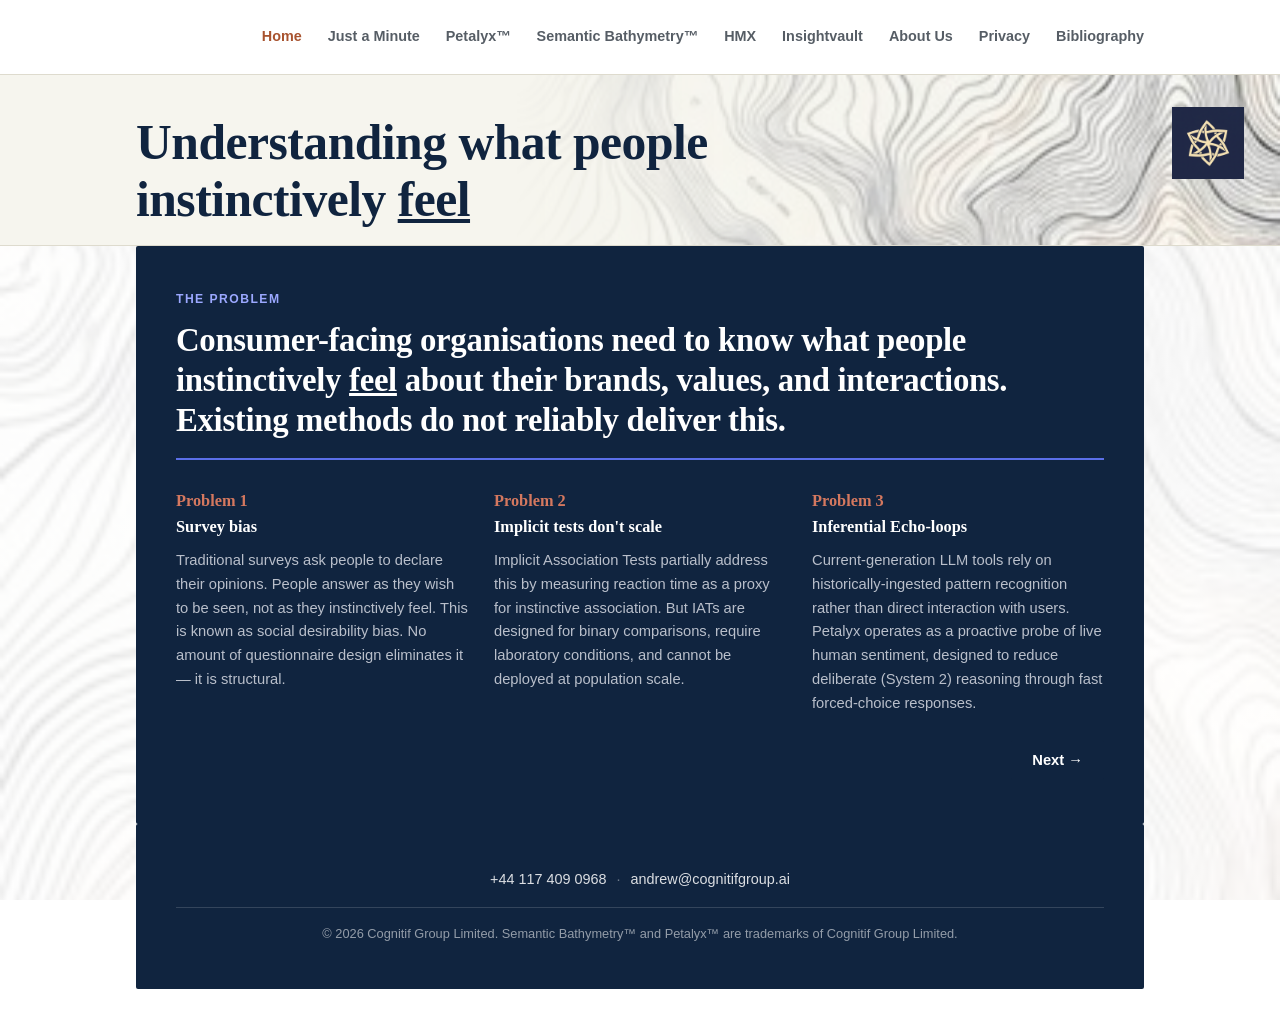
<file: index.html>
<!doctype html>
<html lang="en-GB">
<head>
<meta charset="utf-8">
<meta name="viewport" content="width=device-width, initial-scale=1">
<title>Home | Cognitif Group Limited</title>
<meta name="description" content="Cognitif Group Limited, developer of Semantic Bathymetry™ and Petalyx™.">
<link rel="icon" href="assets/img/logo.png">
<link rel="stylesheet" href="assets/css/style.css?v=35">
<style>
  .ps-stage{ position:relative; min-height: 520px; }
  .ps-slide{
    position:absolute; top:0; left:0; width:100%;
    opacity:0; pointer-events:none;
    transition: opacity 1.2s ease;
  }
  .ps-slide.is-active{ position:relative; opacity:1; pointer-events:auto; }
</style>
</head>
<body>
  <header class="site-header">
    <div class="wrap">
      <nav class="main-nav" aria-label="Primary">
        <ul>
            <li><a href="index.html" aria-current="page">Home</a></li>
            <li><a href="in-2-minutes.html">Just a Minute</a></li>
            <li><a href="petalyx.html">Petalyx™</a></li>
            <li><a href="semantic-bathymetry.html">Semantic Bathymetry™</a></li>
            <li><a href="hmx.html">HMX</a></li>
            <li><a href="insightvault.html">Insightvault</a></li>
            <li><a href="about.html">About Us</a></li>
            <li><a href="privacy.html">Privacy</a></li>
            <li><a href="bibliography.html">Bibliography</a></li>
        </ul>
      </nav>
      <button class="nav-toggle" aria-label="Open menu" aria-expanded="false">
        <svg width="24" height="24" viewBox="0 0 24 24" fill="none" stroke="currentColor" stroke-width="1.8">
          <path d="M3 6h18M3 12h18M3 18h18" stroke-linecap="round"/>
        </svg>
      </button>
    </div>
  </header>
  <section class="hero" style="padding-bottom:0;">
    <div class="hero-texture" aria-hidden="true"></div>
    <img class="hero-logo" src="assets/img/logo.png" alt="Cognitif Group Limited">
    <div class="wrap hero-inner" style="padding-bottom:0;">
      <h1 style="margin-bottom:0.35em;">Understanding what people instinctively <u>feel</u></h1>
    </div>
  </section>

  <section style="padding-top:0; padding-bottom:0;">
    <div class="wrap">
      <div class="ps-stage">
        <div class="ps-slide ps-problem is-active">
          <div class="panel-navy">
            <span class="eyebrow" style="color:var(--indigo-text);">The problem</span>
            <h2>Consumer-facing organisations need to know what people instinctively <u>feel</u> about their brands, values, and interactions. Existing methods do not reliably deliver this.</h2>
            <hr class="rule-blue">
            <div class="problem-grid">
              <div class="problem-item">
                <h4><span style="color:var(--coral);">Problem 1</span><br>Survey bias</h4>
                <p>Traditional surveys ask people to declare their opinions. People answer as they wish to be seen, not as they instinctively feel. This is known as social desirability bias. No amount of questionnaire design eliminates it &mdash; it is structural.</p>
              </div>
              <div class="problem-item">
                <h4><span style="color:var(--coral);">Problem 2</span><br>Implicit tests don't scale</h4>
                <p>Implicit Association Tests partially address this by measuring reaction time as a proxy for instinctive association. But IATs are designed for binary comparisons, require laboratory conditions, and cannot be deployed at population scale.</p>
              </div>
              <div class="problem-item">
                <h4><span style="color:var(--coral);">Problem 3</span><br>Inferential Echo-loops</h4>
                <p>Current-generation LLM tools rely on historically-ingested pattern recognition rather than direct interaction with users. Petalyx operates as a proactive probe of live human sentiment, designed to reduce deliberate (System 2) reasoning through fast forced-choice responses.</p>
              </div>
            </div>
            <div class="ps-next-row" style="text-align:right; margin-top:1.4em;"><button type="button" class="btn btn-primary ps-next" aria-label="Next: the solution" style="cursor:pointer;">Next &rarr;</button></div>
          
          </div>
        </div>

        <div class="ps-slide ps-solution">
          <div class="panel-navy">
            <span class="eyebrow" style="color:var(--mint);">The solution</span>
            <h2 class="mt-0">Cognitif Group Limited has developed Semantic Bathymetry&trade;: an anonymised-by-design data architecture that captures latent associative orientation at population scale, without recording personally-identifiable information.</h2>
            <hr class="rule-blue">
            <div class="solution-cols">
              <div>
                <div class="col-label features">Features</div>
                <ul class="dot-list features">
                  <li>Petalyx&trade; presents users with rapid word-association tasks. For each prompt word, users choose from five response words arranged radially, plus &lsquo;None of the Above&rsquo;.</li>
                  <li>Both the chosen response <u>and</u> all non-chosen options are treated as structurally informative.</li>
                  <li>Petalyx&trade; and HMX capture latent human sentiment via intuitive low-friction GUI interfaces and remove noise and semantic bias before abstracting data as a series of numerical coordinates.</li>
                  <li>All individual session data is destroyed on the user's device before any transmission. Only aggregate coordinate values are transmitted and stored.</li>
                </ul>
              </div>
              <div>
                <div class="col-label benefits">Benefits</div>
                <ul class="dot-list benefits">
                  <li>Measures genuine instinctive orientation, not declared or curated opinion.</li>
                  <li>Captures both positive affect <u>and</u> systematic aversion.</li>
                  <li>Deployable at population scale without laboratory conditions, special equipment, or trained administrators.</li>
                  <li>Signal-to-noise ratio designed to outperform raw reaction-time data and self-report instruments.</li>
                  <li>The stored dataset is designed to contain no personal data within the meaning of UK GDPR Recital 26, with no individual-level record transmitted or retained.</li>
                </ul>
              </div>
            </div>
            <div class="ps-next-row" style="text-align:right; margin-top:1.4em;"><button type="button" class="btn btn-primary ps-next" aria-label="Next: the problem" style="cursor:pointer;">Next &rarr;</button></div>
          
          </div>
        </div>
      </div>
    </div>
  </section>

  <script>
    (function () {
      var problem = document.querySelector(".ps-problem");
      var solution = document.querySelector(".ps-solution");
      var buttons = document.querySelectorAll(".ps-next");
      var INTERVAL_MS = 20000;
      var showingProblem = true;
      var timer = null;
      function render() {
        problem.classList.toggle("is-active", showingProblem);
        solution.classList.toggle("is-active", !showingProblem);
      }
      function advance() {
        showingProblem = !showingProblem;
        render();
      }
      function restart() {
        if (timer !== null) { clearInterval(timer); }
        timer = setInterval(advance, INTERVAL_MS);
      }
      Array.prototype.forEach.call(buttons, function (btn) {
        btn.addEventListener("click", function () { advance(); restart(); });
      });
      restart();
    })();
  </script>

   <footer class="site-footer" style="background:transparent; padding-top:0;">
    <div class="wrap">
      <div class="panel-navy">
        <div class="footer-contact">
          <a href="tel:+441174090968">+44 117 409 0968</a>
          <span aria-hidden="true">&middot;</span>
          <a href="mailto:andrew@cognitifgroup.ai">andrew@cognitifgroup.ai</a>
        </div>
        <div class="footer-bottom center">
          &copy; 2026 Cognitif Group Limited. Semantic Bathymetry&trade; and Petalyx&trade; are trademarks of Cognitif Group Limited.
        </div>
      </div>
    </div>
  </footer>
  <script src="assets/js/main.js"></script>
</body>
</html>
</file>
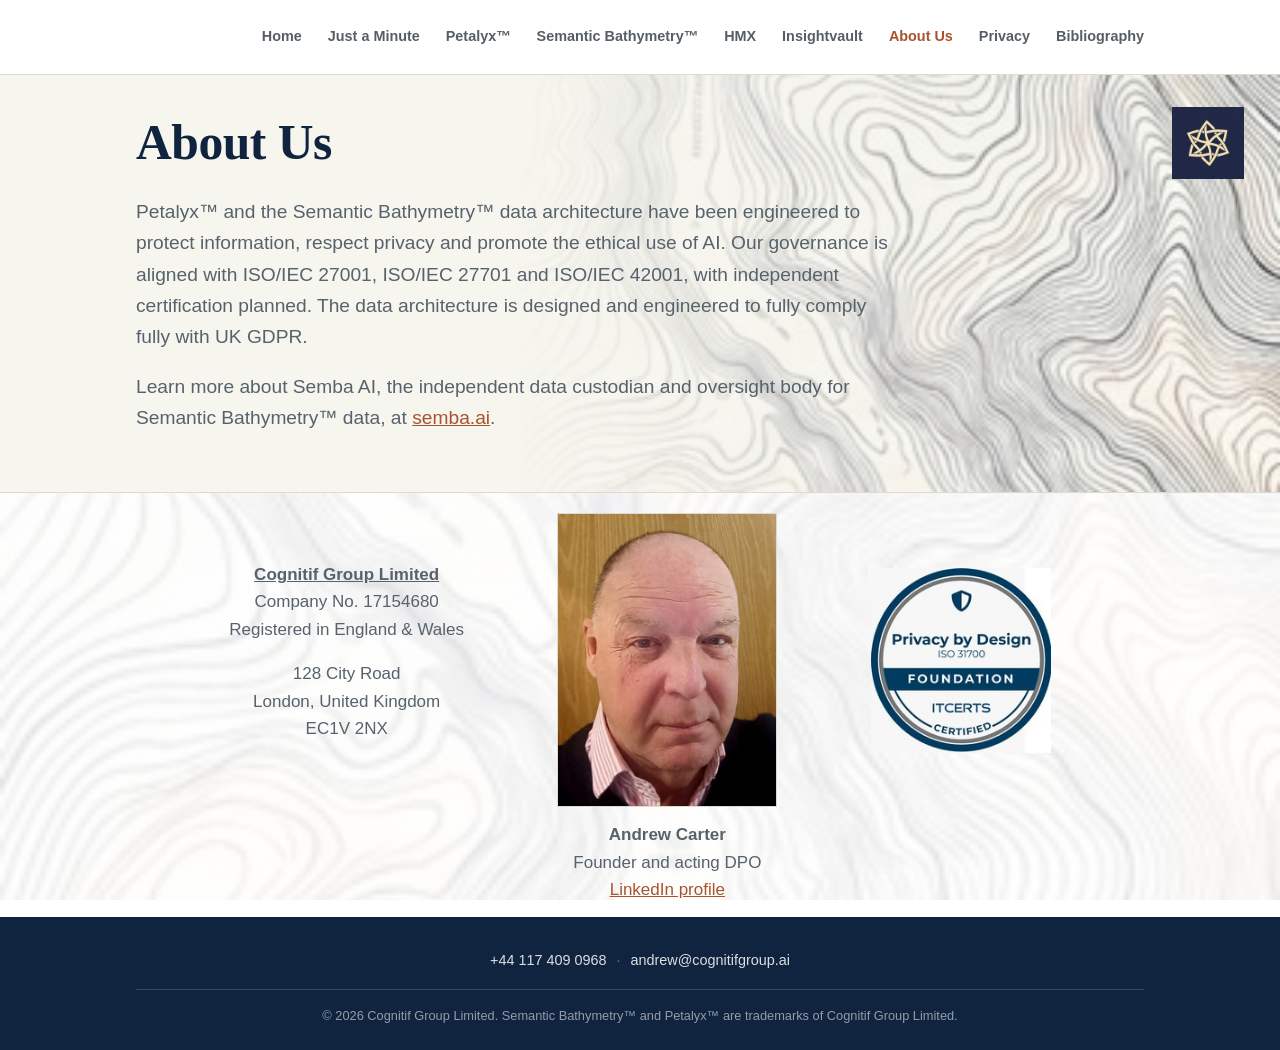
<file: about.html>
<!doctype html>
<html lang="en-GB">
<head>
<meta charset="utf-8">
<meta name="viewport" content="width=device-width, initial-scale=1">
<title>About Us | Cognitif Group Limited</title>
<meta name="description" content="About Cognitif Group Limited.">
<link rel="icon" href="assets/img/logo.png">
<link rel="stylesheet" href="assets/css/style.css?v=35">
</head>
<body>
  <header class="site-header">
    <div class="wrap">
      <nav class="main-nav" aria-label="Primary">
        <ul>
            <li><a href="index.html">Home</a></li>
            <li><a href="in-2-minutes.html">Just a Minute</a></li>
            <li><a href="petalyx.html">Petalyx™</a></li>
            <li><a href="semantic-bathymetry.html">Semantic Bathymetry™</a></li>
            <li><a href="hmx.html">HMX</a></li>
            <li><a href="insightvault.html">Insightvault</a></li>
            <li><a href="about.html" aria-current="page">About Us</a></li>
            <li><a href="privacy.html">Privacy</a></li>
            <li><a href="bibliography.html">Bibliography</a></li>
        </ul>
      </nav>
      <button class="nav-toggle" aria-label="Open menu" aria-expanded="false">
        <svg width="24" height="24" viewBox="0 0 24 24" fill="none" stroke="currentColor" stroke-width="1.8">
          <path d="M3 6h18M3 12h18M3 18h18" stroke-linecap="round"/>
        </svg>
      </button>
    </div>
  </header>
  <section class="hero hero--tight hero--no-eyebrow">
    <div class="hero-texture" aria-hidden="true"></div>
    <img class="hero-logo" src="assets/img/logo.png" alt="Cognitif Group Limited">
    <div class="wrap hero-inner">
      <h1>About Us</h1>
      <p class="lede" style="max-width:760px;">Petalyx&trade; and the Semantic Bathymetry&trade; data architecture have been engineered to protect information, respect privacy and promote the ethical use of AI. Our governance is aligned with ISO/IEC 27001, ISO/IEC 27701 and ISO/IEC 42001, with independent certification planned. The data architecture is designed and engineered to fully comply fully with UK GDPR.</p>
      <p class="lede" style="max-width:760px;">Learn more about Semba AI, the independent data custodian and oversight body for Semantic Bathymetry&trade; data, at <a href="https://semba.ai" target="_blank" rel="noopener">semba.ai</a>.</p>
    </div>
  </section>

  <section style="padding:20px 0 110px;">
    <div class="wrap">
      <div class="about-row">
        <div class="about-col center">
          <p class="slate"><strong><u>Cognitif Group Limited</u></strong><br>Company No. 17154680<br>Registered in England &amp; Wales</p>
          <p class="slate">128 City Road<br>London, United Kingdom<br>EC1V 2NX</p>
        </div>
        <div class="about-col center" style="position:relative;">
          <img src="assets/img/founder.jpg" alt="Andrew Carter, Founder and acting DPO of Cognitif Group Limited" style="max-width:220px; border:1px solid var(--line); display:block; margin:0 auto;">
          <p class="slate" style="position:absolute; left:0; right:0; top:100%; margin-top:0.8em;"><strong>Andrew Carter</strong><br>Founder and acting DPO<br><a href="https://www.linkedin.com/in/andrew-carter-ai/" target="_blank" rel="noopener">LinkedIn profile</a></p>
        </div>
        <div class="about-col center">
          <img src="assets/img/certification.jpg" alt="Privacy by Design, ISO 31700 Foundation certification, ITCERTS" style="max-width:180px; margin:0 auto;">
        </div>
      </div>
    </div>
  </section>

  <footer class="site-footer">
    <div class="wrap">
      <div class="footer-contact">
        <a href="tel:+441174090968">+44 117 409 0968</a>
        <span aria-hidden="true">&middot;</span>
        <a href="mailto:andrew@cognitifgroup.ai">andrew@cognitifgroup.ai</a>
      </div>
      <div class="footer-bottom center">
        &copy; 2026 Cognitif Group Limited. Semantic Bathymetry&trade; and Petalyx&trade; are trademarks of Cognitif Group Limited.
      </div>
    </div>
  </footer>
  <script src="assets/js/main.js"></script>
</body>
</html>
</file>
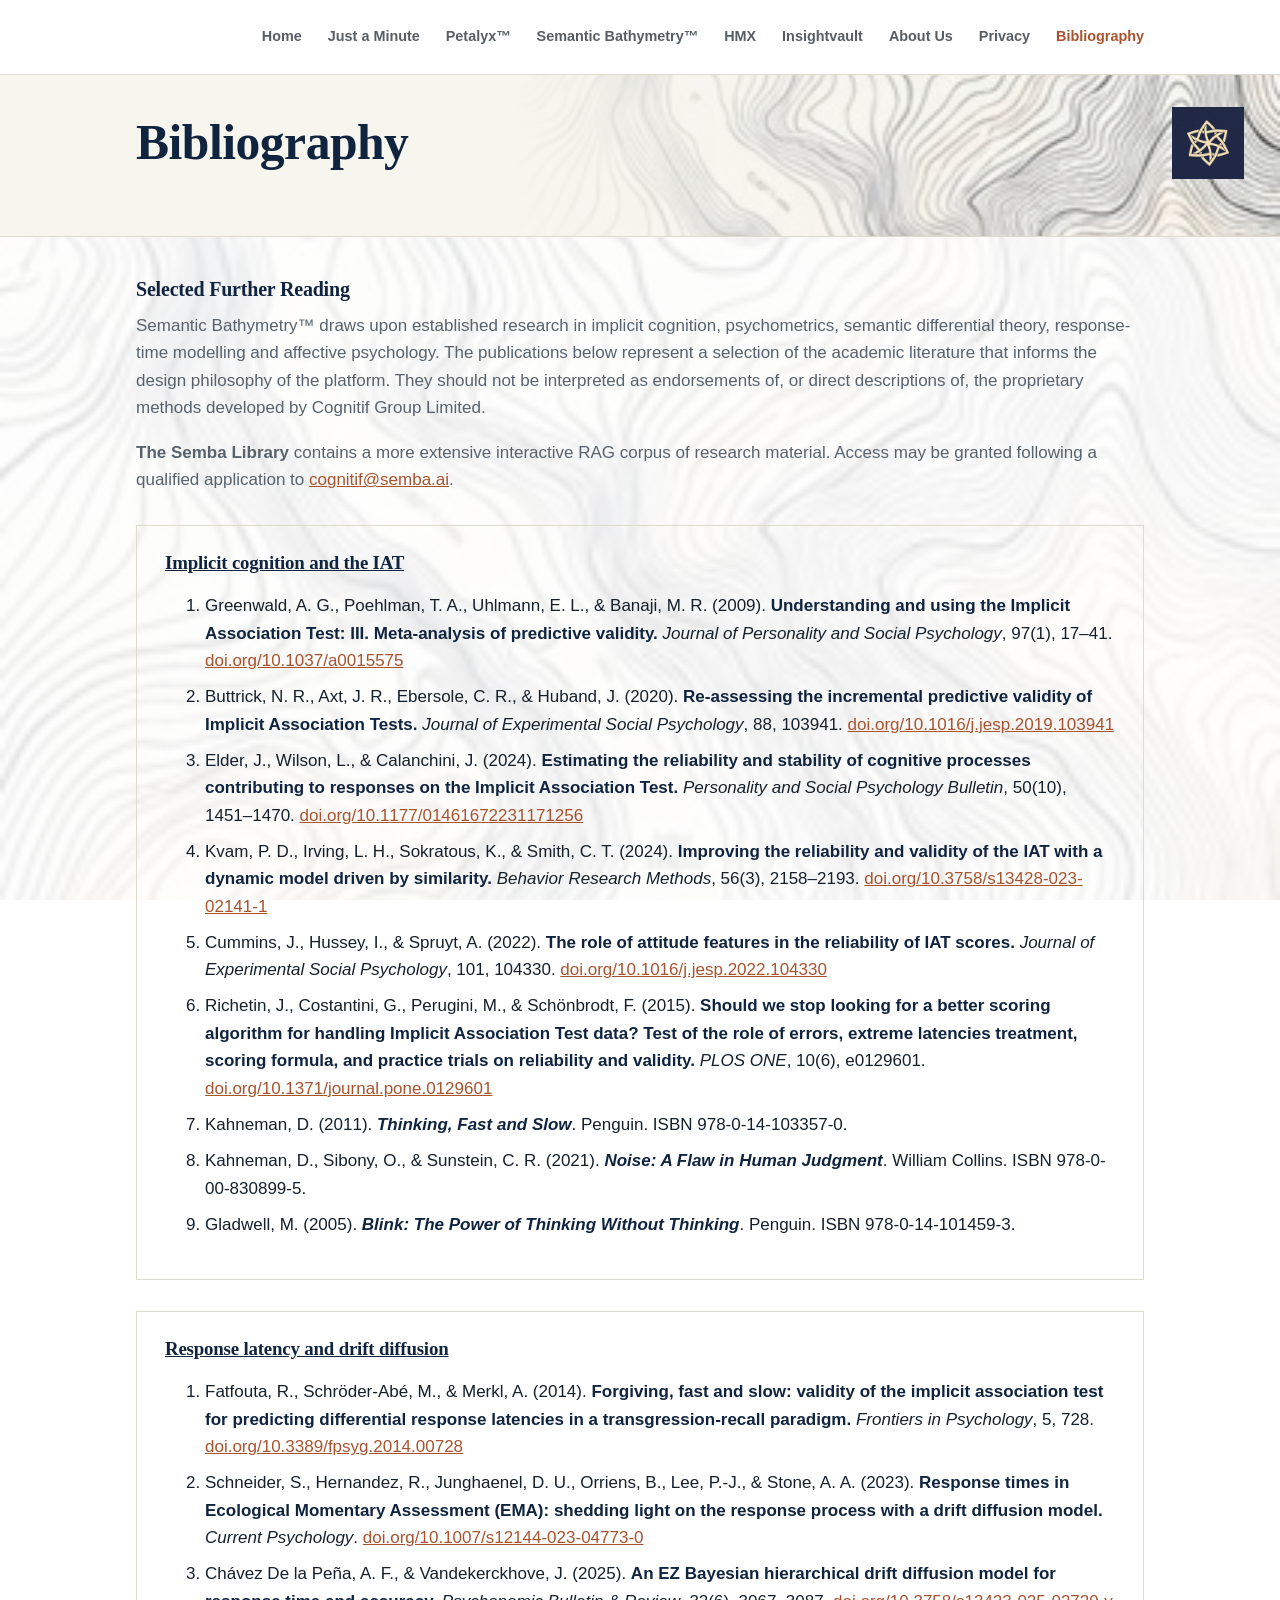
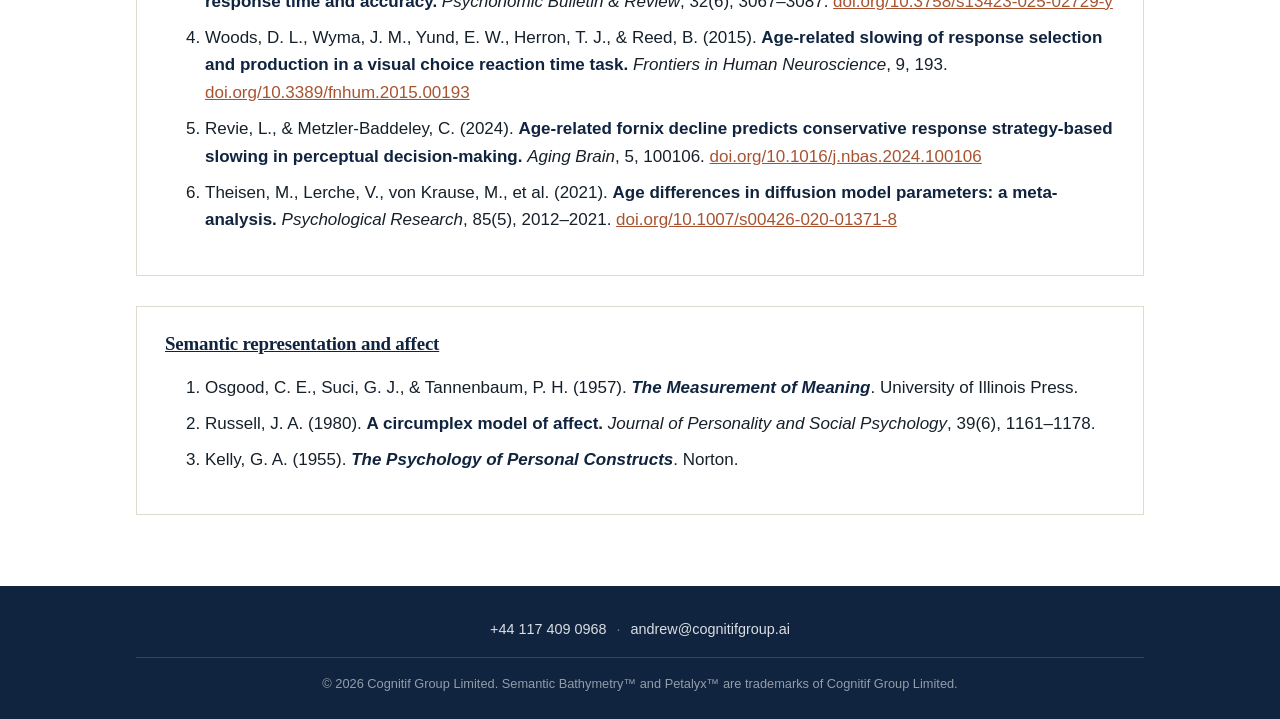
<file: bibliography.html>
<!doctype html>
<html lang="en-GB">
<head>
<meta charset="utf-8">
<meta name="viewport" content="width=device-width, initial-scale=1">
<title>Bibliography | Cognitif Group Limited</title>
<meta name="description" content="Selected further reading behind the Semantic Bathymetry™ Platform.">
<link rel="icon" href="assets/img/logo.png">
<link rel="stylesheet" href="assets/css/style.css?v=35">
</head>
<body>
  <header class="site-header">
    <div class="wrap">
      <nav class="main-nav" aria-label="Primary">
        <ul>
            <li><a href="index.html">Home</a></li>
            <li><a href="in-2-minutes.html">Just a Minute</a></li>
            <li><a href="petalyx.html">Petalyx&trade;</a></li>
            <li><a href="semantic-bathymetry.html">Semantic Bathymetry&trade;</a></li>
            <li><a href="hmx.html">HMX</a></li>
            <li><a href="insightvault.html">Insightvault</a></li>
            <li><a href="about.html">About Us</a></li>
            <li><a href="privacy.html">Privacy</a></li>
            <li><a href="bibliography.html" aria-current="page">Bibliography</a></li>
        </ul>
      </nav>
      <button class="nav-toggle" aria-label="Open menu" aria-expanded="false">
        <svg width="24" height="24" viewBox="0 0 24 24" fill="none" stroke="currentColor" stroke-width="1.8">
          <path d="M3 6h18M3 12h18M3 18h18" stroke-linecap="round"/>
        </svg>
      </button>
    </div>
  </header>
  <section class="hero hero--tight hero--no-eyebrow">
    <div class="hero-texture" aria-hidden="true"></div>
    <img class="hero-logo" src="assets/img/logo.png" alt="Cognitif Group Limited">
    <div class="wrap hero-inner">
      <h1>Bibliography</h1>
    </div>
  </section>

  <section>
    <div class="wrap legal">
      <h2>Selected Further Reading</h2>
      <p class="slate">Semantic Bathymetry&trade; draws upon established research in implicit cognition, psychometrics, semantic differential theory, response-time modelling and affective psychology. The publications below represent a selection of the academic literature that informs the design philosophy of the platform. They should not be interpreted as endorsements of, or direct descriptions of, the proprietary methods developed by Cognitif Group Limited.</p>
      <p class="slate"><strong>The Semba Library</strong> contains a more extensive interactive RAG corpus of research material. Access may be granted following a qualified application to <a href="mailto:cognitif@semba.ai">cognitif@semba.ai</a>.</p>

      <div class="bib-section">
      <h3 class="bib-heading">Implicit cognition and the IAT</h3>
      <ol>
        <li>Greenwald, A. G., Poehlman, T. A., Uhlmann, E. L., &amp; Banaji, M. R. (2009). <strong style="color:var(--navy);">Understanding and using the Implicit Association Test: III. Meta-analysis of predictive validity.</strong> <em>Journal of Personality and Social Psychology</em>, 97(1), 17&ndash;41. <a href="https://doi.org/10.1037/a0015575" target="_blank" rel="noopener">doi.org/10.1037/a0015575</a></li>
        <li>Buttrick, N. R., Axt, J. R., Ebersole, C. R., &amp; Huband, J. (2020). <strong style="color:var(--navy);">Re-assessing the incremental predictive validity of Implicit Association Tests.</strong> <em>Journal of Experimental Social Psychology</em>, 88, 103941. <a href="https://doi.org/10.1016/j.jesp.2019.103941" target="_blank" rel="noopener">doi.org/10.1016/j.jesp.2019.103941</a></li>
        <li>Elder, J., Wilson, L., &amp; Calanchini, J. (2024). <strong style="color:var(--navy);">Estimating the reliability and stability of cognitive processes contributing to responses on the Implicit Association Test.</strong> <em>Personality and Social Psychology Bulletin</em>, 50(10), 1451&ndash;1470. <a href="https://doi.org/10.1177/01461672231171256" target="_blank" rel="noopener">doi.org/10.1177/01461672231171256</a></li>
        <li>Kvam, P. D., Irving, L. H., Sokratous, K., &amp; Smith, C. T. (2024). <strong style="color:var(--navy);">Improving the reliability and validity of the IAT with a dynamic model driven by similarity.</strong> <em>Behavior Research Methods</em>, 56(3), 2158&ndash;2193. <a href="https://doi.org/10.3758/s13428-023-02141-1" target="_blank" rel="noopener">doi.org/10.3758/s13428-023-02141-1</a></li>
        <li>Cummins, J., Hussey, I., &amp; Spruyt, A. (2022). <strong style="color:var(--navy);">The role of attitude features in the reliability of IAT scores.</strong> <em>Journal of Experimental Social Psychology</em>, 101, 104330. <a href="https://doi.org/10.1016/j.jesp.2022.104330" target="_blank" rel="noopener">doi.org/10.1016/j.jesp.2022.104330</a></li>
        <li>Richetin, J., Costantini, G., Perugini, M., &amp; Sch&ouml;nbrodt, F. (2015). <strong style="color:var(--navy);">Should we stop looking for a better scoring algorithm for handling Implicit Association Test data? Test of the role of errors, extreme latencies treatment, scoring formula, and practice trials on reliability and validity.</strong> <em>PLOS ONE</em>, 10(6), e0129601. <a href="https://doi.org/10.1371/journal.pone.0129601" target="_blank" rel="noopener">doi.org/10.1371/journal.pone.0129601</a></li>
        <li>Kahneman, D. (2011). <strong style="color:var(--navy);"><em>Thinking, Fast and Slow</em></strong>. Penguin. ISBN 978-0-14-103357-0.</li>
        <li>Kahneman, D., Sibony, O., &amp; Sunstein, C. R. (2021). <strong style="color:var(--navy);"><em>Noise: A Flaw in Human Judgment</em></strong>. William Collins. ISBN 978-0-00-830899-5.</li>
        <li>Gladwell, M. (2005). <strong style="color:var(--navy);"><em>Blink: The Power of Thinking Without Thinking</em></strong>. Penguin. ISBN 978-0-14-101459-3.</li>
      </ol>
      </div>

      <div class="bib-section">
      <h3 class="bib-heading">Response latency and drift diffusion</h3>
      <ol>
        <li>Fatfouta, R., Schröder-Abé, M., &amp; Merkl, A. (2014). <strong style="color:var(--navy);">Forgiving, fast and slow: validity of the implicit association test for predicting differential response latencies in a transgression-recall paradigm.</strong> <em>Frontiers in Psychology</em>, 5, 728. <a href="https://doi.org/10.3389/fpsyg.2014.00728" target="_blank" rel="noopener">doi.org/10.3389/fpsyg.2014.00728</a></li>
        <li>Schneider, S., Hernandez, R., Junghaenel, D. U., Orriens, B., Lee, P.-J., &amp; Stone, A. A. (2023). <strong style="color:var(--navy);">Response times in Ecological Momentary Assessment (EMA): shedding light on the response process with a drift diffusion model.</strong> <em>Current Psychology</em>. <a href="https://doi.org/10.1007/s12144-023-04773-0" target="_blank" rel="noopener">doi.org/10.1007/s12144-023-04773-0</a></li>
        <li>Ch&aacute;vez De la Pe&ntilde;a, A. F., &amp; Vandekerckhove, J. (2025). <strong style="color:var(--navy);">An EZ Bayesian hierarchical drift diffusion model for response time and accuracy.</strong> <em>Psychonomic Bulletin &amp; Review</em>, 32(6), 3067&ndash;3087. <a href="https://doi.org/10.3758/s13423-025-02729-y" target="_blank" rel="noopener">doi.org/10.3758/s13423-025-02729-y</a></li>
        <li>Woods, D. L., Wyma, J. M., Yund, E. W., Herron, T. J., &amp; Reed, B. (2015). <strong style="color:var(--navy);">Age-related slowing of response selection and production in a visual choice reaction time task.</strong> <em>Frontiers in Human Neuroscience</em>, 9, 193. <a href="https://doi.org/10.3389/fnhum.2015.00193" target="_blank" rel="noopener">doi.org/10.3389/fnhum.2015.00193</a></li>
        <li>Revie, L., &amp; Metzler-Baddeley, C. (2024). <strong style="color:var(--navy);">Age-related fornix decline predicts conservative response strategy-based slowing in perceptual decision-making.</strong> <em>Aging Brain</em>, 5, 100106. <a href="https://doi.org/10.1016/j.nbas.2024.100106" target="_blank" rel="noopener">doi.org/10.1016/j.nbas.2024.100106</a></li>
        <li>Theisen, M., Lerche, V., von Krause, M., et al. (2021). <strong style="color:var(--navy);">Age differences in diffusion model parameters: a meta-analysis.</strong> <em>Psychological Research</em>, 85(5), 2012&ndash;2021. <a href="https://doi.org/10.1007/s00426-020-01371-8" target="_blank" rel="noopener">doi.org/10.1007/s00426-020-01371-8</a></li>
      </ol>
      </div>

      <div class="bib-section">
      <h3 class="bib-heading">Semantic representation and affect</h3>
      <ol>
        <li>Osgood, C. E., Suci, G. J., &amp; Tannenbaum, P. H. (1957). <strong style="color:var(--navy);"><em>The Measurement of Meaning</em></strong>. University of Illinois Press.</li>
        <li>Russell, J. A. (1980). <strong style="color:var(--navy);">A circumplex model of affect.</strong> <em>Journal of Personality and Social Psychology</em>, 39(6), 1161&ndash;1178.</li>
        <li>Kelly, G. A. (1955). <strong style="color:var(--navy);"><em>The Psychology of Personal Constructs</em></strong>. Norton.</li>
      </ol>
      </div>
    </div>
  </section>

  <footer class="site-footer">
    <div class="wrap">
      <div class="footer-contact">
        <a href="tel:+441174090968">+44 117 409 0968</a>
        <span aria-hidden="true">&middot;</span>
        <a href="mailto:andrew@cognitifgroup.ai">andrew@cognitifgroup.ai</a>
      </div>
      <div class="footer-bottom center">
        &copy; 2026 Cognitif Group Limited. Semantic Bathymetry&trade; and Petalyx&trade; are trademarks of Cognitif Group Limited.
      </div>
    </div>
  </footer>
  <script src="assets/js/main.js"></script>
</body>
</html>
</file>
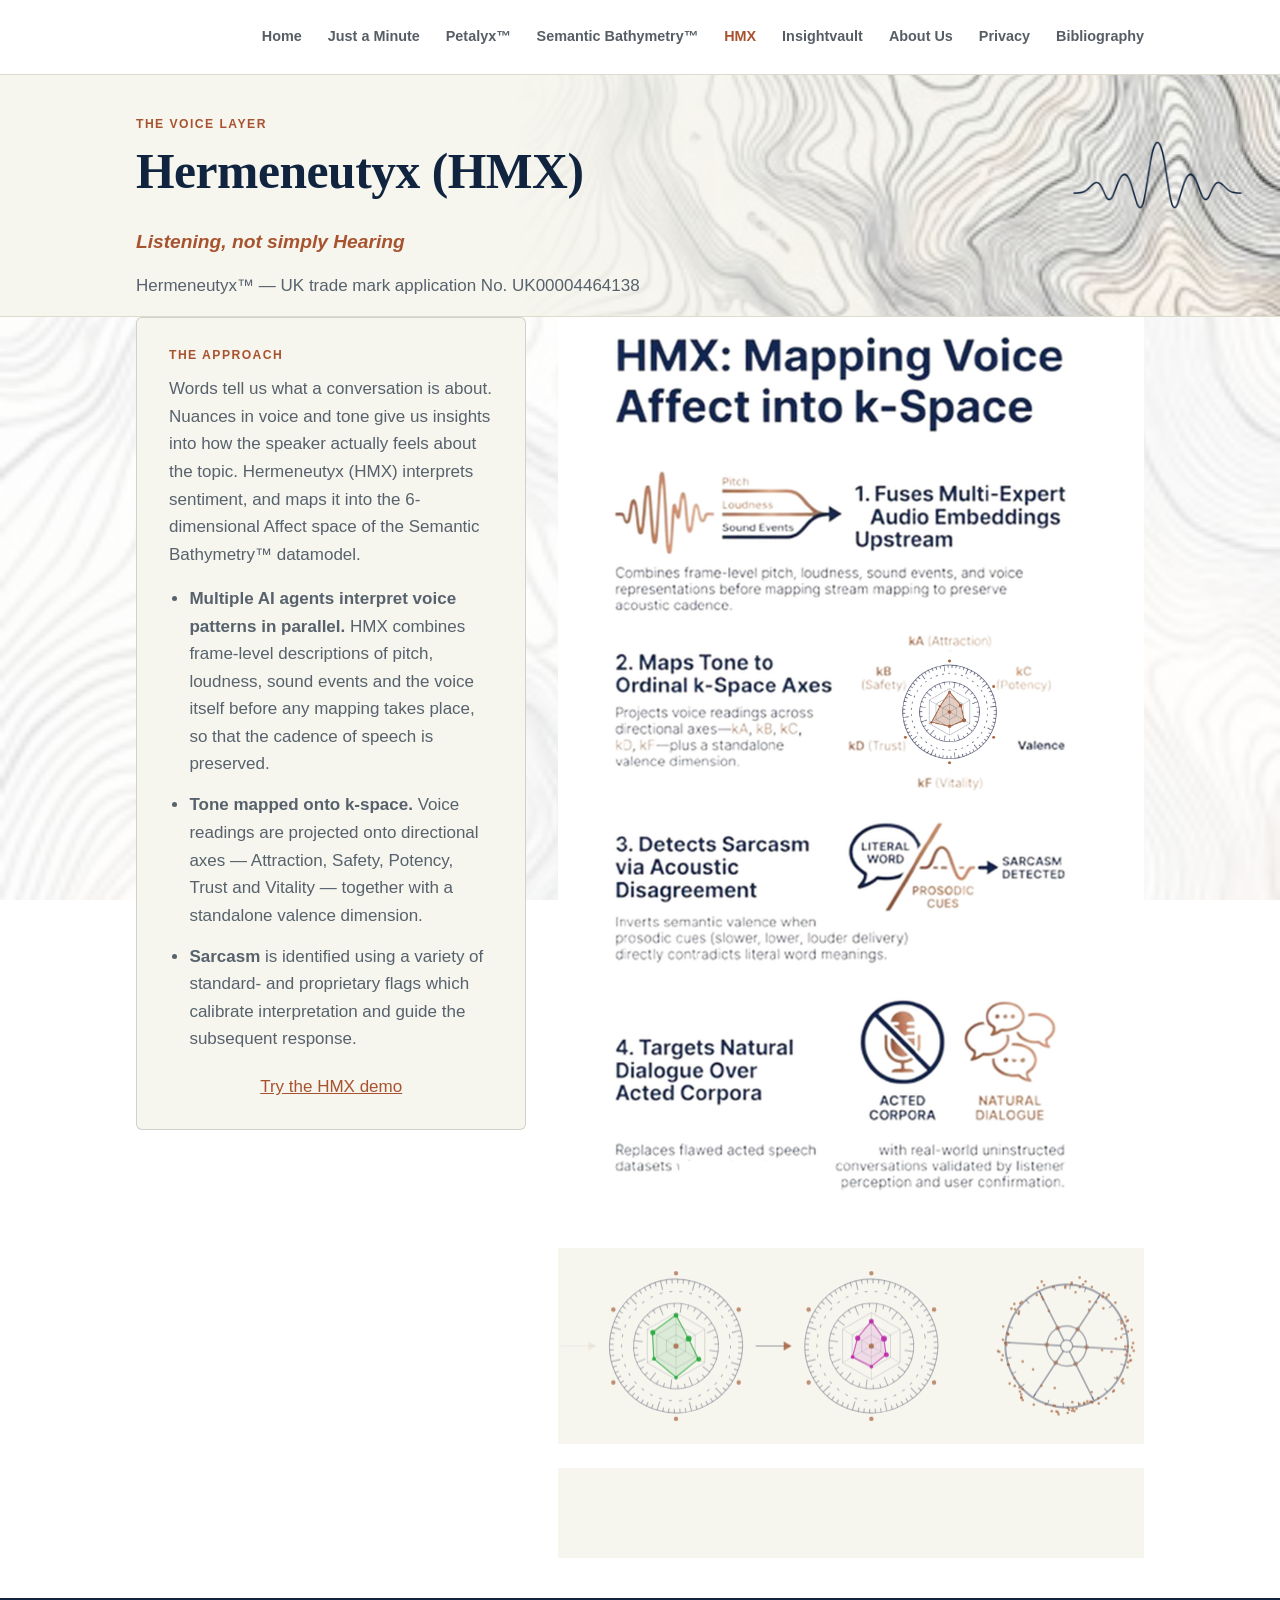
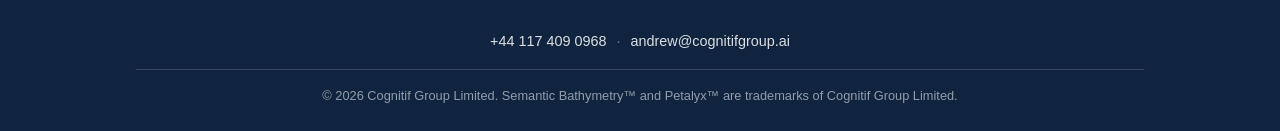
<file: hmx.html>
<!doctype html>
<!-- Originated by and the copyright intellectual property of Cognitif Group Limited. -->
<html lang="en-GB">
<head>
<meta charset="utf-8">
<meta name="viewport" content="width=device-width, initial-scale=1">
<title>Hermeneutyx (HMX) | Cognitif Group Limited</title>
<meta name="description" content="Hermeneutyx (HMX) maps the feeling carried in the human voice into k-space: reading how something is said, not only what is said.">
<link rel="icon" href="assets/img/logo.png">
<link rel="stylesheet" href="assets/css/style.css?v=35">
<style>
  .hmx-grid { display:grid; grid-template-columns:minmax(0, 2fr) minmax(0, 3fr); gap:32px; align-items:start; }
  .hmx-box { border:1px solid rgba(0,0,0,0.15); border-radius:6px; background:var(--paper); padding:28px 32px; }
  .hmx-box h2 { margin-top:0; }
  .hmx-box ul { list-style:disc; padding-left:1.2em; margin:1em 0; }
  .hmx-box li { margin-bottom:0.8em; }
  /* Right column: the infographic at the top, the pipeline diagram directly beneath it, both at full column width */
  .hmx-images { display:flex; flex-direction:column; gap:24px; }
  .hmx-images img { width:100%; height:auto; display:block; background:var(--paper); }
  /* lower right: scrolling "arrow of time" sequence of radial dials */
  .hmx-timeline { width:100%; aspect-ratio:3/1; height:auto; display:block; background:var(--paper); margin-top:auto; margin-bottom:auto; }
  /* any spare height in the right column is split equally above and below the dial
     sequence, so it sits midway between the infographic and the wave */
  .hmx-images { align-self:stretch; }
  .hmx-wave { width:100%; height:90px; display:block; background:var(--paper); }
  /* trade mark line under the sub-header: body text size, fitted into the space
     the sub-header's bottom margin already took, so the hero does not grow */
  /* sub-header in bold italic copper; one empty line before the trade mark line,
     taken from the hero's bottom padding (40px -> 20.8px) so the hero keeps its height */
  .hmx-lede { margin-bottom:0; font-weight:700; font-style:italic; color:var(--coral-deep); }
  .hmx-tm { margin:1.2rem 0 0; line-height:1.2rem; }
  section.hero.hmx-hero { padding-bottom:calc(40px - 1.2rem); }
  /* this page only: the Hermeneutyx waveform logo in place of the Cognitif Group mark,
     same height and position, width following the logo's own proportions */
  .hmx-hero .hmx-hero-logo { display:block; width:172.8px; height:72px; }
  .hmx-hero-logo img { display:block; width:100%; height:100%; }
  @media (max-width:700px){ .hmx-hero .hmx-hero-logo { width:115.2px; height:48px; } }
  /* the logo shape is used as a stencil, filled with a colour that cycles
     navy -> copper -> navy every 3 seconds; browsers without stencil support
     show the original dark-grey logo; reduced-motion visitors see it in navy */
  @supports ((mask-image:url("x.png")) or (-webkit-mask-image:url("x.png"))) {
    .hmx-hero-logo {
      background-color:var(--navy);
      -webkit-mask:url("assets/img/hmx-logo-wave_20261106a.png") center / contain no-repeat;
      mask:url("assets/img/hmx-logo-wave_20261106a.png") center / contain no-repeat;
      animation:hmxLogoCycle 3s ease-in-out infinite;
    }
    .hmx-hero-logo img { opacity:0; }
  }
  @keyframes hmxLogoCycle { 0%, 100% { background-color:var(--navy); } 50% { background-color:var(--coral-deep); } }
  @media (prefers-reduced-motion: reduce) { .hmx-hero-logo { animation:none; } }
  @media (max-width:800px) {
    .hmx-grid { grid-template-columns:minmax(0, 1fr); gap:24px; }
  }
</style>
</head>
<body>
  <header class="site-header">
    <div class="wrap">
      <nav class="main-nav" aria-label="Primary">
        <ul>
            <li><a href="index.html">Home</a></li>
            <li><a href="in-2-minutes.html">Just a Minute</a></li>
            <li><a href="petalyx.html">Petalyx™</a></li>
            <li><a href="semantic-bathymetry.html">Semantic Bathymetry™</a></li>
            <li><a href="hmx.html" aria-current="page">HMX</a></li>
            <li><a href="insightvault.html">Insightvault</a></li>
            <li><a href="about.html">About Us</a></li>
            <li><a href="privacy.html">Privacy</a></li>
            <li><a href="bibliography.html">Bibliography</a></li>
        </ul>
      </nav>
      <button class="nav-toggle" aria-label="Open menu" aria-expanded="false">
        <svg width="24" height="24" viewBox="0 0 24 24" fill="none" stroke="currentColor" stroke-width="1.8">
          <path d="M3 6h18M3 12h18M3 18h18" stroke-linecap="round"/>
        </svg>
      </button>
    </div>
  </header>
  <section class="hero hero--tight hmx-hero">
    <div class="hero-texture" aria-hidden="true"></div>
    <span class="hero-logo hmx-hero-logo" role="img" aria-label="Hermeneutyx"><img src="assets/img/hmx-logo-wave_20261106a.png" alt=""></span>
    <div class="wrap hero-inner">
      <span class="eyebrow">The voice layer</span>
      <h1>Hermeneutyx (HMX)</h1>
      <p class="lede hmx-lede">Listening, not simply Hearing</p>
      <p class="slate hmx-tm">Hermeneutyx&trade; &mdash; UK trade mark application No. UK00004464138</p>
    </div>
  </section>

  <section class="flush-top">
    <div class="wrap">
      <div class="hmx-grid">
        <div class="hmx-box">
          <span class="eyebrow">The approach</span>
          <p class="slate">Words tell us what a conversation is about. Nuances in voice and tone give us insights into how the speaker actually feels about the topic. Hermeneutyx (HMX) interprets sentiment, and maps it into the 6-dimensional Affect space of the Semantic Bathymetry&trade; datamodel.</p>
          <ul class="legal">
            <li class="slate"><strong>Multiple AI agents interpret voice patterns in parallel.</strong> HMX combines frame-level descriptions of pitch, loudness, sound events and the voice itself before any mapping takes place, so that the cadence of speech is preserved.</li>
            <li class="slate"><strong>Tone mapped onto k-space.</strong> Voice readings are projected onto directional axes &mdash; Attraction, Safety, Potency, Trust and Vitality &mdash; together with a standalone valence dimension.</li>
            <li class="slate"><strong>Sarcasm</strong> is identified using a variety of standard- and proprietary flags which calibrate interpretation and guide the subsequent response.</li>
          </ul>
          <p class="slate center" style="margin-top:1.2em; margin-bottom:0;"><a href="https://hmx.cognitifgroup.ai/" target="_blank" rel="noopener">Try the HMX demo</a></p>
        </div>

        <div class="hmx-images">
          <img src="assets/img/hmx-k-space_20261106b.png" alt="Infographic: HMX maps voice affect into k-space. It fuses pitch, loudness and sound events, maps tone onto the kA to kF axes plus valence, identifies sarcasm, and targets natural dialogue over acted corpora.">
          <canvas class="hmx-timeline" data-hmx-timeline role="img" aria-label="Animated sequence of six-axis radial diagrams linked by arrows pointing left to right: a new affective fingerprint forms on the right as time progresses, earlier ones freeze and move left, and the oldest fades away. Readings are illustrative only."></canvas>
          <canvas class="hmx-wave" data-hmx-wave role="img" aria-label="Animated illustration of an audio transmission: a navy frequency-modulated wave over a copper speech-like amplitude pattern, scrolling from right to left."></canvas>
        </div>
      </div>
    </div>
  </section>

  <footer class="site-footer">
    <div class="wrap">
      <div class="footer-contact">
        <a href="tel:+441174090968">+44 117 409 0968</a>
        <span aria-hidden="true">&middot;</span>
        <a href="mailto:andrew@cognitifgroup.ai">andrew@cognitifgroup.ai</a>
      </div>
      <div class="footer-bottom center">
        &copy; 2026 Cognitif Group Limited. Semantic Bathymetry&trade; and Petalyx&trade; are trademarks of Cognitif Group Limited.
      </div>
    </div>
  </footer>
  <script src="assets/js/main.js"></script>
  <script src="assets/js/hmx-timeline_20261106b.js"></script>
  <script src="assets/js/hmx-wave_20261106a.js"></script>
</body>
</html>
</file>
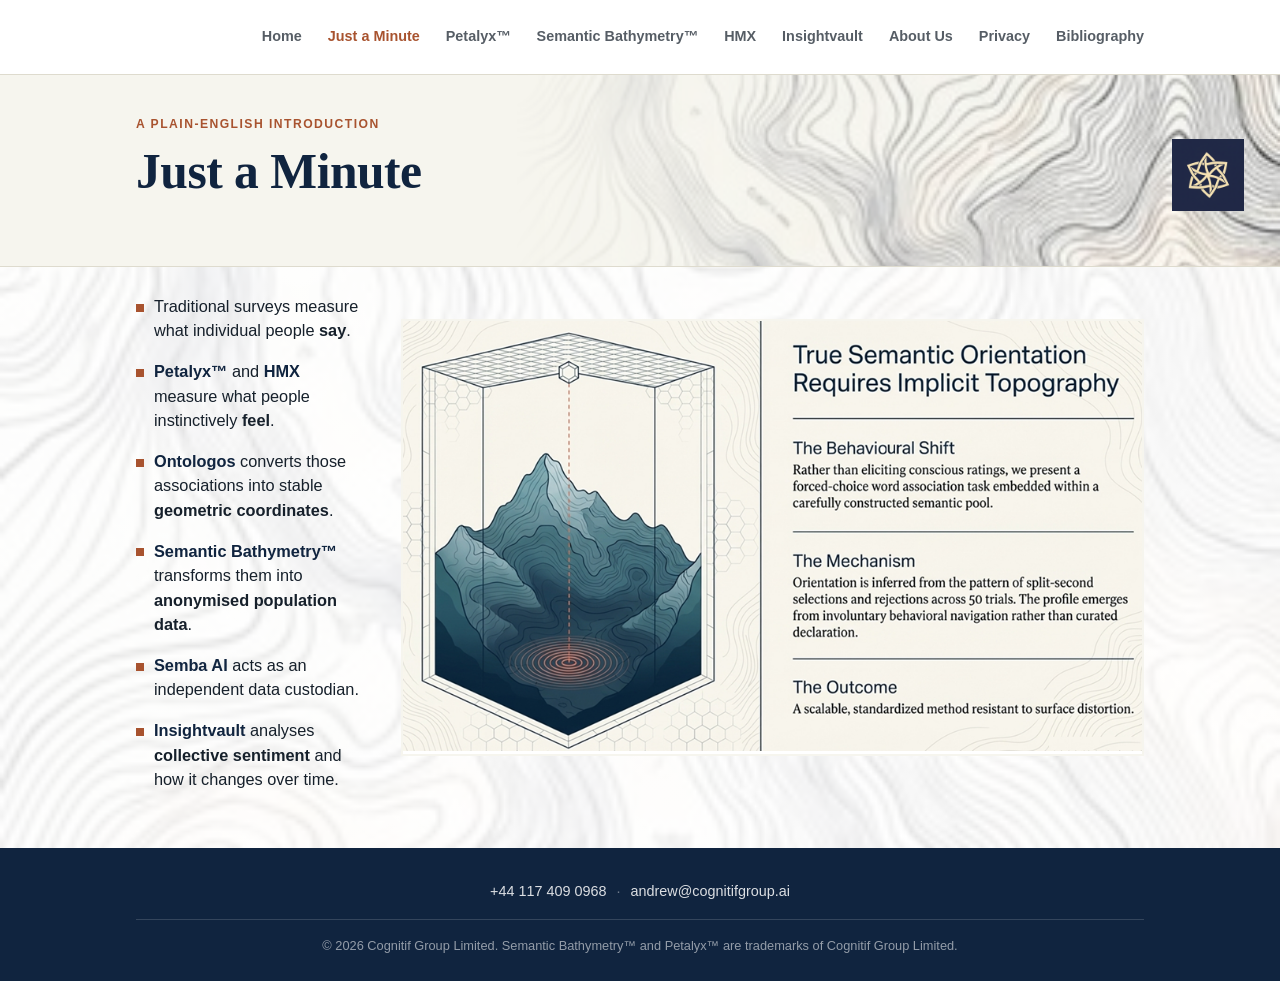
<file: in-2-minutes.html>
<!doctype html>
<html lang="en-GB">
<head>
<meta charset="utf-8">
<meta name="viewport" content="width=device-width, initial-scale=1">
<title>Just a Minute | Cognitif Group Limited</title>
<meta name="description" content="Semantic Bathymetry™ and the Petalyx™ platform, explained in a minute.">
<link rel="icon" href="assets/img/logo.png">
<link rel="stylesheet" href="assets/css/style.css?v=36">
</head>
<body>
  <header class="site-header">
    <div class="wrap">
      <nav class="main-nav" aria-label="Primary">
        <ul>
            <li><a href="index.html">Home</a></li>
            <li><a href="in-2-minutes.html" aria-current="page">Just a Minute</a></li>
            <li><a href="petalyx.html">Petalyx&trade;</a></li>
            <li><a href="semantic-bathymetry.html">Semantic Bathymetry&trade;</a></li>
            <li><a href="hmx.html">HMX</a></li>
            <li><a href="insightvault.html">Insightvault</a></li>
            <li><a href="about.html">About Us</a></li>
            <li><a href="privacy.html">Privacy</a></li>
            <li><a href="bibliography.html">Bibliography</a></li>
        </ul>
      </nav>
      <button class="nav-toggle" aria-label="Open menu" aria-expanded="false">
        <svg width="24" height="24" viewBox="0 0 24 24" fill="none" stroke="currentColor" stroke-width="1.8">
          <path d="M3 6h18M3 12h18M3 18h18" stroke-linecap="round"/>
        </svg>
      </button>
    </div>
  </header>
  <section class="hero hero--tight">
    <div class="hero-texture" aria-hidden="true"></div>
    <img class="hero-logo" src="assets/img/logo.png" alt="Cognitif Group Limited">
    <div class="wrap hero-inner">
      <span class="eyebrow">A plain-English introduction</span>
      <h1>Just a Minute</h1>
    </div>
  </section>

  <section class="flush-top">
    <div class="wrap">
      <div class="two-min-row">
        <ul class="two-min-list" style="padding-top:1.6em;">
          <li>Traditional surveys measure what individual people <strong>say</strong>.</li>
          <li><strong style="color:var(--navy);">Petalyx&trade;</strong> and <strong style="color:var(--navy);">HMX</strong> measure what people instinctively <strong>feel</strong>.</li>
          <li><strong style="color:var(--navy);">Ontologos</strong> converts those associations into stable <strong>geometric coordinates</strong>.</li>
          <li><strong style="color:var(--navy);">Semantic Bathymetry&trade;</strong> transforms them into <strong>anonymised population data</strong>.</li>
          <li><strong style="color:var(--navy);">Semba AI</strong> acts as an independent data custodian.</li>
          <li><strong style="color:var(--navy);">Insightvault</strong> analyses <strong>collective sentiment</strong> and how it changes over time.</li>
        </ul>
        <figure class="diagram two-min-figure">
          <img src="assets/img/in-2-minutes-orientation_20261028a.png" alt="Illustration titled 'True Semantic Orientation Requires Implicit Topography', showing a mountain inside a glass case beside three captions: The Behavioural Shift, The Mechanism and The Outcome.">
        </figure>
      </div>
    </div>
  </section>

  <footer class="site-footer">
    <div class="wrap">
      <div class="footer-contact">
        <a href="tel:+441174090968">+44 117 409 0968</a>
        <span aria-hidden="true">&middot;</span>
        <a href="mailto:andrew@cognitifgroup.ai">andrew@cognitifgroup.ai</a>
      </div>
      <div class="footer-bottom center">
        &copy; 2026 Cognitif Group Limited. Semantic Bathymetry&trade; and Petalyx&trade; are trademarks of Cognitif Group Limited.
      </div>
    </div>
  </footer>
  <script src="assets/js/main.js"></script>
</body>
</html>
</file>
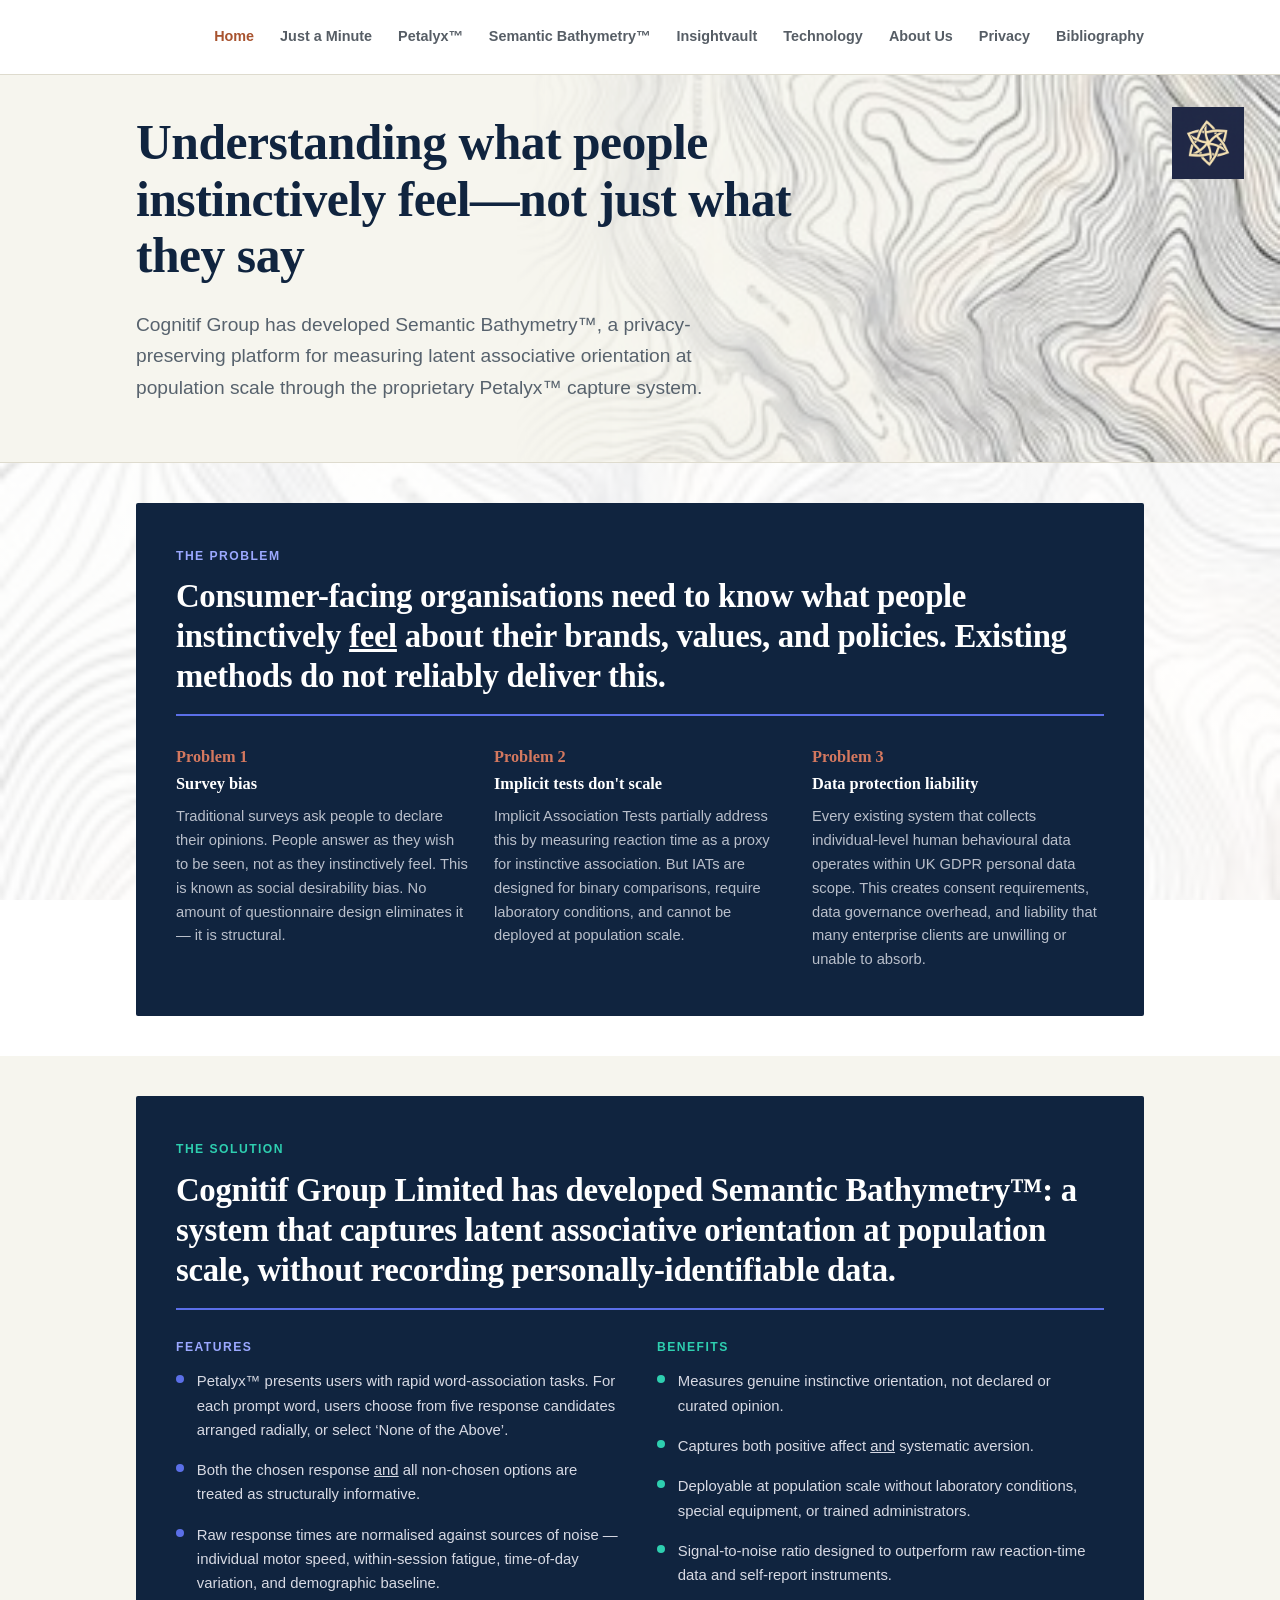
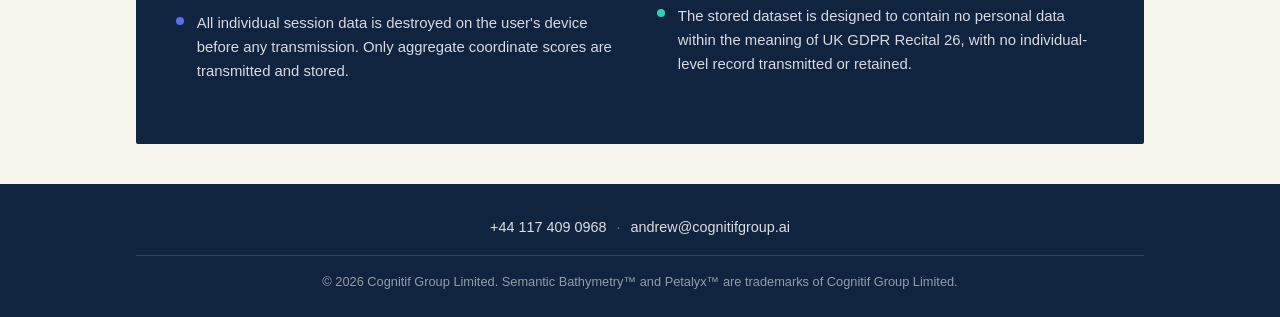
<file: indexa.html>
<!doctype html>
<html lang="en-GB">
<head>
<meta charset="utf-8">
<meta name="viewport" content="width=device-width, initial-scale=1">
<title>Home | Cognitif Group Limited</title>
<meta name="description" content="Cognitif Group Limited, developer of Semantic Bathymetry™ and Petalyx™.">
<link rel="icon" href="assets/img/logo.png">
<link rel="stylesheet" href="assets/css/style.css?v=35">
</head>
<body>
  <header class="site-header">
    <div class="wrap">
      <nav class="main-nav" aria-label="Primary">
        <ul>
            <li><a href="index.html" aria-current="page">Home</a></li>
            <li><a href="in-2-minutes.html">Just a Minute</a></li>
            <li><a href="petalyx.html">Petalyx™</a></li>
            <li><a href="semantic-bathymetry.html">Semantic Bathymetry™</a></li>
            <li><a href="insightvault.html">Insightvault</a></li>
            <li><a href="architecture.html">Technology</a></li>
            <li><a href="about.html">About Us</a></li>
            <li><a href="privacy.html">Privacy</a></li>
            <li><a href="bibliography.html">Bibliography</a></li>
        </ul>
      </nav>
      <button class="nav-toggle" aria-label="Open menu" aria-expanded="false">
        <svg width="24" height="24" viewBox="0 0 24 24" fill="none" stroke="currentColor" stroke-width="1.8">
          <path d="M3 6h18M3 12h18M3 18h18" stroke-linecap="round"/>
        </svg>
      </button>
    </div>
  </header>
  <section class="hero">
    <div class="hero-texture" aria-hidden="true"></div>
    <img class="hero-logo" src="assets/img/logo.png" alt="Cognitif Group Limited">
    <div class="wrap hero-inner">
      <h1>Understanding what people instinctively feel&mdash;not just what they say</h1>
      <p class="lede">Cognitif Group has developed Semantic Bathymetry&trade;, a privacy-preserving platform for measuring latent associative orientation at population scale through the proprietary Petalyx&trade; capture system.</p>
    </div>
  </section>

  <section>
    <div class="wrap">
      <div class="panel-navy">
        <span class="eyebrow" style="color:var(--indigo-text);">The problem</span>
        <h2>Consumer-facing organisations need to know what people instinctively <u>feel</u> about their brands, values, and policies. Existing methods do not reliably deliver this.</h2>
        <hr class="rule-blue">
        <div class="problem-grid">
          <div class="problem-item">
            <h4><span style="color:var(--coral);">Problem 1</span><br>Survey bias</h4>
            <p>Traditional surveys ask people to declare their opinions. People answer as they wish to be seen, not as they instinctively feel. This is known as social desirability bias. No amount of questionnaire design eliminates it &mdash; it is structural.</p>
          </div>
          <div class="problem-item">
            <h4><span style="color:var(--coral);">Problem 2</span><br>Implicit tests don't scale</h4>
            <p>Implicit Association Tests partially address this by measuring reaction time as a proxy for instinctive association. But IATs are designed for binary comparisons, require laboratory conditions, and cannot be deployed at population scale.</p>
          </div>
          <div class="problem-item">
            <h4><span style="color:var(--coral);">Problem 3</span><br>Data protection liability</h4>
            <p>Every existing system that collects individual-level human behavioural data operates within UK GDPR personal data scope. This creates consent requirements, data governance overhead, and liability that many enterprise clients are unwilling or unable to absorb.</p>
          </div>
        </div>
      </div>
    </div>
  </section>

  <section class="section-alt">
    <div class="wrap">
      <div class="panel-navy">
        <span class="eyebrow" style="color:var(--mint);">The solution</span>
        <h2 class="mt-0">Cognitif Group Limited has developed Semantic Bathymetry&trade;: a system that captures latent associative orientation at population scale, without recording personally-identifiable data.</h2>
        <hr class="rule-blue">
        <div class="solution-cols">
          <div>
            <div class="col-label features">Features</div>
            <ul class="dot-list features">
              <li>Petalyx&trade; presents users with rapid word-association tasks. For each prompt word, users choose from five response candidates arranged radially, or select &lsquo;None of the Above&rsquo;.</li>
              <li>Both the chosen response <u>and</u> all non-chosen options are treated as structurally informative.</li>
              <li>Raw response times are normalised against sources of noise &mdash; individual motor speed, within-session fatigue, time-of-day variation, and demographic baseline.</li>
              <li>All individual session data is destroyed on the user's device before any transmission. Only aggregate coordinate scores are transmitted and stored.</li>
            </ul>
          </div>
          <div>
            <div class="col-label benefits">Benefits</div>
            <ul class="dot-list benefits">
              <li>Measures genuine instinctive orientation, not declared or curated opinion.</li>
              <li>Captures both positive affect <u>and</u> systematic aversion.</li>
              <li>Deployable at population scale without laboratory conditions, special equipment, or trained administrators.</li>
              <li>Signal-to-noise ratio designed to outperform raw reaction-time data and self-report instruments.</li>
              <li>The stored dataset is designed to contain no personal data within the meaning of UK GDPR Recital 26, with no individual-level record transmitted or retained.</li>
            </ul>
          </div>
        </div>
      </div>
    </div>
  </section>

  <footer class="site-footer">
    <div class="wrap">
      <div class="footer-contact">
        <a href="tel:+441174090968">+44 117 409 0968</a>
        <span aria-hidden="true">&middot;</span>
        <a href="mailto:andrew@cognitifgroup.ai">andrew@cognitifgroup.ai</a>
      </div>
      <div class="footer-bottom center">
        &copy; 2026 Cognitif Group Limited. Semantic Bathymetry&trade; and Petalyx&trade; are trademarks of Cognitif Group Limited.
      </div>
    </div>
  </footer>
  <script src="assets/js/main.js"></script>
</body>
</html>
</file>
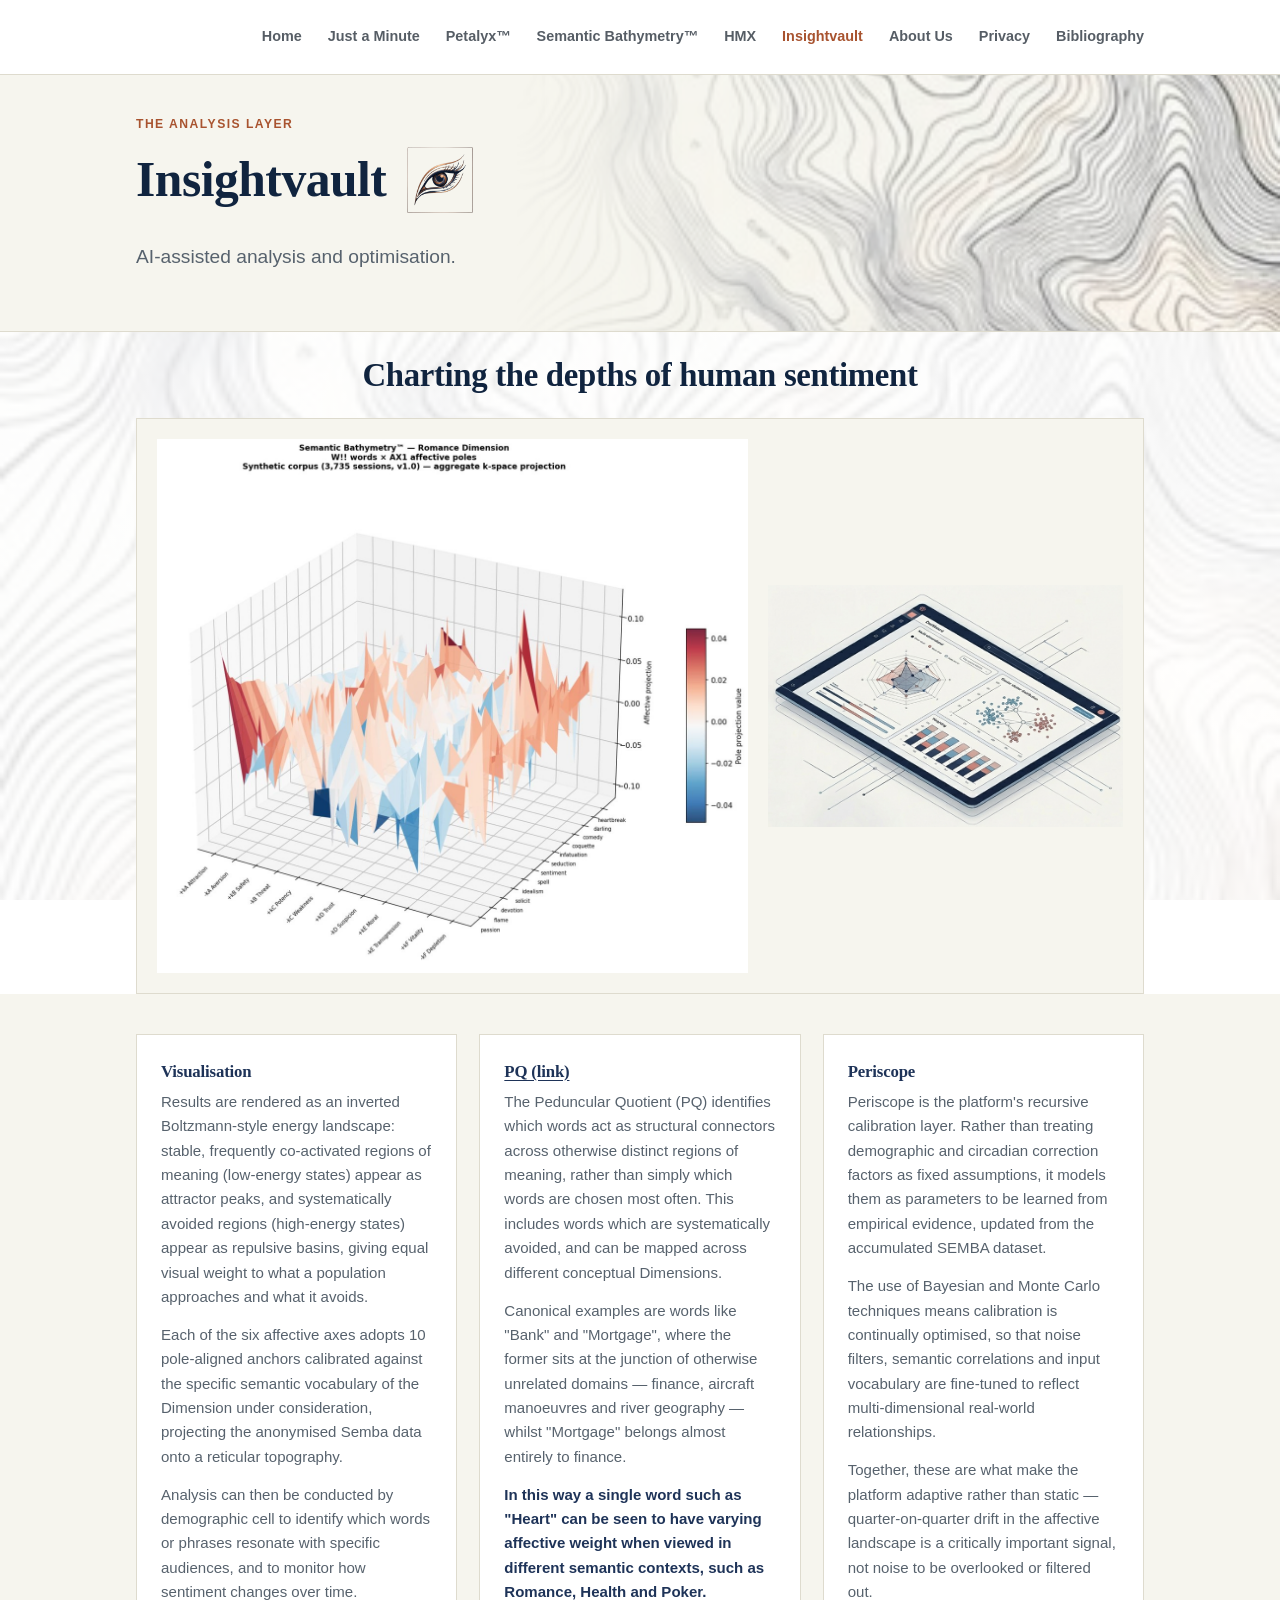
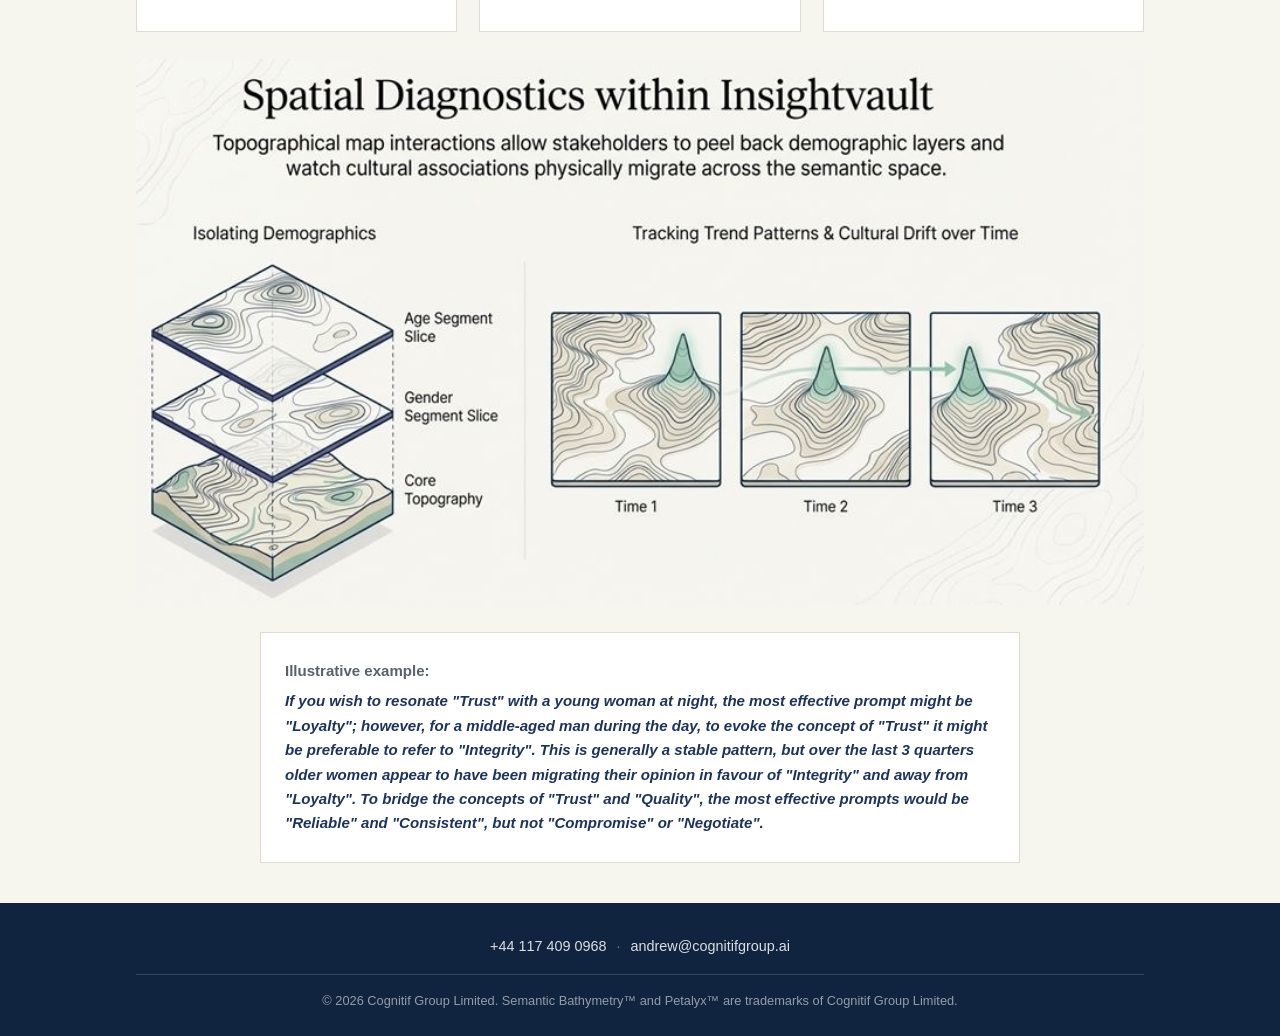
<file: insightvault.html>
<!doctype html>
<html lang="en-GB">
<head>
<meta charset="utf-8">
<meta name="viewport" content="width=device-width, initial-scale=1">
<title>Insightvault | Cognitif Group Limited</title>
<meta name="description" content="Insightvault, the AI-assisted analysis and optimisation layer of the Semantic Bathymetry™ Platform.">
<link rel="icon" href="assets/img/logo.png">
<link rel="stylesheet" href="assets/css/style.css?v=35">
<style>
  .iv-pair{ display:flex; gap:20px; align-items:center; justify-content:center; }
  .iv-pair img{ flex:0 0 auto; height:auto; display:block; }
  /* right image 25% smaller than before; left image takes the space freed up */
  .iv-pair img:first-child{ width:calc(62.5% - 12.5px); }
  .iv-pair img:last-child{ width:calc(37.5% - 7.5px); }
  @media (max-width:700px){ .iv-pair{ flex-direction:column; } .iv-pair img:first-child, .iv-pair img:last-child{ width:100%; } }
  /* 8 Nov 2026: the three card headings in dark navy (Insightvault navy); the PQ heading links to the Stability (PQ) page */
  .iv-card-title, .iv-card-title a{ color:#1E3358; }
  .iv-card-title a{ text-decoration:underline; text-underline-offset:3px; }
  /* 8 Nov 2026, 11:25: the INSV logo beside the page title (moved from the navigation bar), at the title's height */
  .iv-title{ display:flex; align-items:center; gap:18px; }
  .iv-title img{ height:72px; width:72px; flex:0 0 auto; }
  @media (max-width:700px){ .iv-title img{ height:48px; width:48px; } }
  /* 8 Nov 2026, 11:27: two passages in bold navy instead of grey */
  .card p.iv-emph, p.iv-emph{ color:#1E3358; font-weight:700; }
</style>
<meta name="copyright" content="Originated by and the copyright intellectual property of Cognitif Group Limited.">
</head>
<body>
  <header class="site-header">
    <div class="wrap">
      <nav class="main-nav" aria-label="Primary">
        <ul>
            <li><a href="index.html">Home</a></li>
            <li><a href="in-2-minutes.html">Just a Minute</a></li>
            <li><a href="petalyx.html">Petalyx&trade;</a></li>
            <li><a href="semantic-bathymetry.html">Semantic Bathymetry&trade;</a></li>
            <li><a href="hmx.html">HMX</a></li>
            <li><a href="insightvault.html" aria-current="page">Insightvault</a></li>
            <li><a href="about.html">About Us</a></li>
            <li><a href="privacy.html">Privacy</a></li>
            <li><a href="bibliography.html">Bibliography</a></li>
        </ul>
      </nav>
      <button class="nav-toggle" aria-label="Open menu" aria-expanded="false">
        <svg width="24" height="24" viewBox="0 0 24 24" fill="none" stroke="currentColor" stroke-width="1.8">
          <path d="M3 6h18M3 12h18M3 18h18" stroke-linecap="round"/>
        </svg>
      </button>
    </div>
  </header>
  <section class="hero hero--tight">
    <div class="hero-texture" aria-hidden="true"></div>
    <div class="wrap hero-inner">
      <span class="eyebrow">The analysis layer</span>
      <h1 class="iv-title">Insightvault<img src="assets/img/insv-logo_20261108a.png" alt="" aria-hidden="true"></h1>
      <p class="lede">AI-assisted analysis and optimisation.</p>
    </div>
  </section>

  <section class="flush-top">
    <div class="wrap">
      <div style="min-height:86px; display:flex; align-items:center; justify-content:center;"><h2 class="center" style="margin:0;">Charting the depths of human sentiment</h2></div>
      <figure class="diagram" style="margin-top:0; margin-bottom:-40px;">
               <div class="iv-pair">
        <img src="assets/img/insightvault-surface.jpg" alt="Three-dimensional k-space surface plot of the Romance Dimension, showing affective projection across word coordinates and affective poles.">
        <img src="assets/img/insightvault-tablet_20261028a.png" alt="Illustration of an Insightvault dashboard on a tablet, showing a radar chart, a cluster distribution plot and a bar chart of weightings.">
      </div>
      </figure>
    </div>
  </section>

  <section class="section-alt">
    <div class="wrap">
      <div class="grid grid-3">
        <div class="card">
          <h3 class="iv-card-title">Visualisation</h3>
          <p>Results are rendered as an inverted Boltzmann-style energy landscape: stable, frequently co-activated regions of meaning (low-energy states) appear as attractor peaks, and systematically avoided regions (high-energy states) appear as repulsive basins, giving equal visual weight to what a population approaches and what it avoids.</p>
          <p>Each of the six affective axes adopts 10 pole-aligned anchors calibrated against the specific semantic vocabulary of the Dimension under consideration, projecting the anonymised Semba data onto a reticular topography.</p>
          <p>Analysis can then be conducted by demographic cell to identify which words or phrases resonate with specific audiences, and to monitor how sentiment changes over time.</p>
        </div>
        <div class="card">
          <h3 class="iv-card-title"><a href="https://insightvault.cognitifgroup.ai/#stability" target="_blank" rel="noopener">PQ (link)</a></h3>
          <p>The Peduncular Quotient (PQ) identifies which words act as structural connectors across otherwise distinct regions of meaning, rather than simply which words are chosen most often. This includes words which are systematically avoided, and can be mapped across different conceptual Dimensions.</p>
          <p>Canonical examples are words like "Bank" and "Mortgage", where the former sits at the junction of otherwise unrelated domains &mdash; finance, aircraft manoeuvres and river geography &mdash; whilst "Mortgage" belongs almost entirely to finance.</p>
          <p class="iv-emph">In this way a single word such as "Heart" can be seen to have varying affective weight when viewed in different semantic contexts, such as Romance, Health and Poker.</p>
        </div>
        <div class="card">
          <h3 class="iv-card-title">Periscope</h3>
          <p>Periscope is the platform's recursive calibration layer. Rather than treating demographic and circadian correction factors as fixed assumptions, it models them as parameters to be learned from empirical evidence, updated from the accumulated SEMBA dataset.</p>
          <p>The use of Bayesian and Monte Carlo techniques means calibration is continually optimised, so that noise filters, semantic correlations and input vocabulary are fine-tuned to reflect multi-dimensional real-world relationships.</p>
          <p>Together, these are what make the platform adaptive rather than static &mdash; quarter-on-quarter drift in the affective landscape is a critically important signal, not noise to be overlooked or filtered out.</p>
        </div>
      </div>
      <img src="assets/img/insightvault-spatial_20261108a.jpg" alt="Spatial diagnostics within Insightvault: isolating demographic layers and tracking trend patterns and cultural drift over time" style="width:100%; height:auto; display:block; border-radius:6px; margin-top:1.6em;">
      <div class="card" style="max-width:760px; margin:1.6em auto 0;">
        <p class="slate" style="margin-bottom:0.4em;"><strong>Illustrative example:</strong></p>
        <p class="slate iv-emph" style="font-style:italic; margin-bottom:0;">If you wish to resonate "Trust" with a young woman at night, the most effective prompt might be "Loyalty"; however, for a middle-aged man during the day, to evoke the concept of "Trust" it might be preferable to refer to "Integrity". This is generally a stable pattern, but over the last 3 quarters older women appear to have been migrating their opinion in favour of "Integrity" and away from "Loyalty". To bridge the concepts of "Trust" and "Quality", the most effective prompts would be "Reliable" and "Consistent", but not "Compromise" or "Negotiate".</p>
      </div>
    </div>
  </section>

  <footer class="site-footer">
    <div class="wrap">
      <div class="footer-contact">
        <a href="tel:+441174090968">+44 117 409 0968</a>
        <span aria-hidden="true">&middot;</span>
        <a href="mailto:andrew@cognitifgroup.ai">andrew@cognitifgroup.ai</a>
      </div>
      <div class="footer-bottom center">
        &copy; 2026 Cognitif Group Limited. Semantic Bathymetry&trade; and Petalyx&trade; are trademarks of Cognitif Group Limited.
      </div>
    </div>
  </footer>
  <script src="assets/js/main.js"></script>
</body>
</html>
</file>
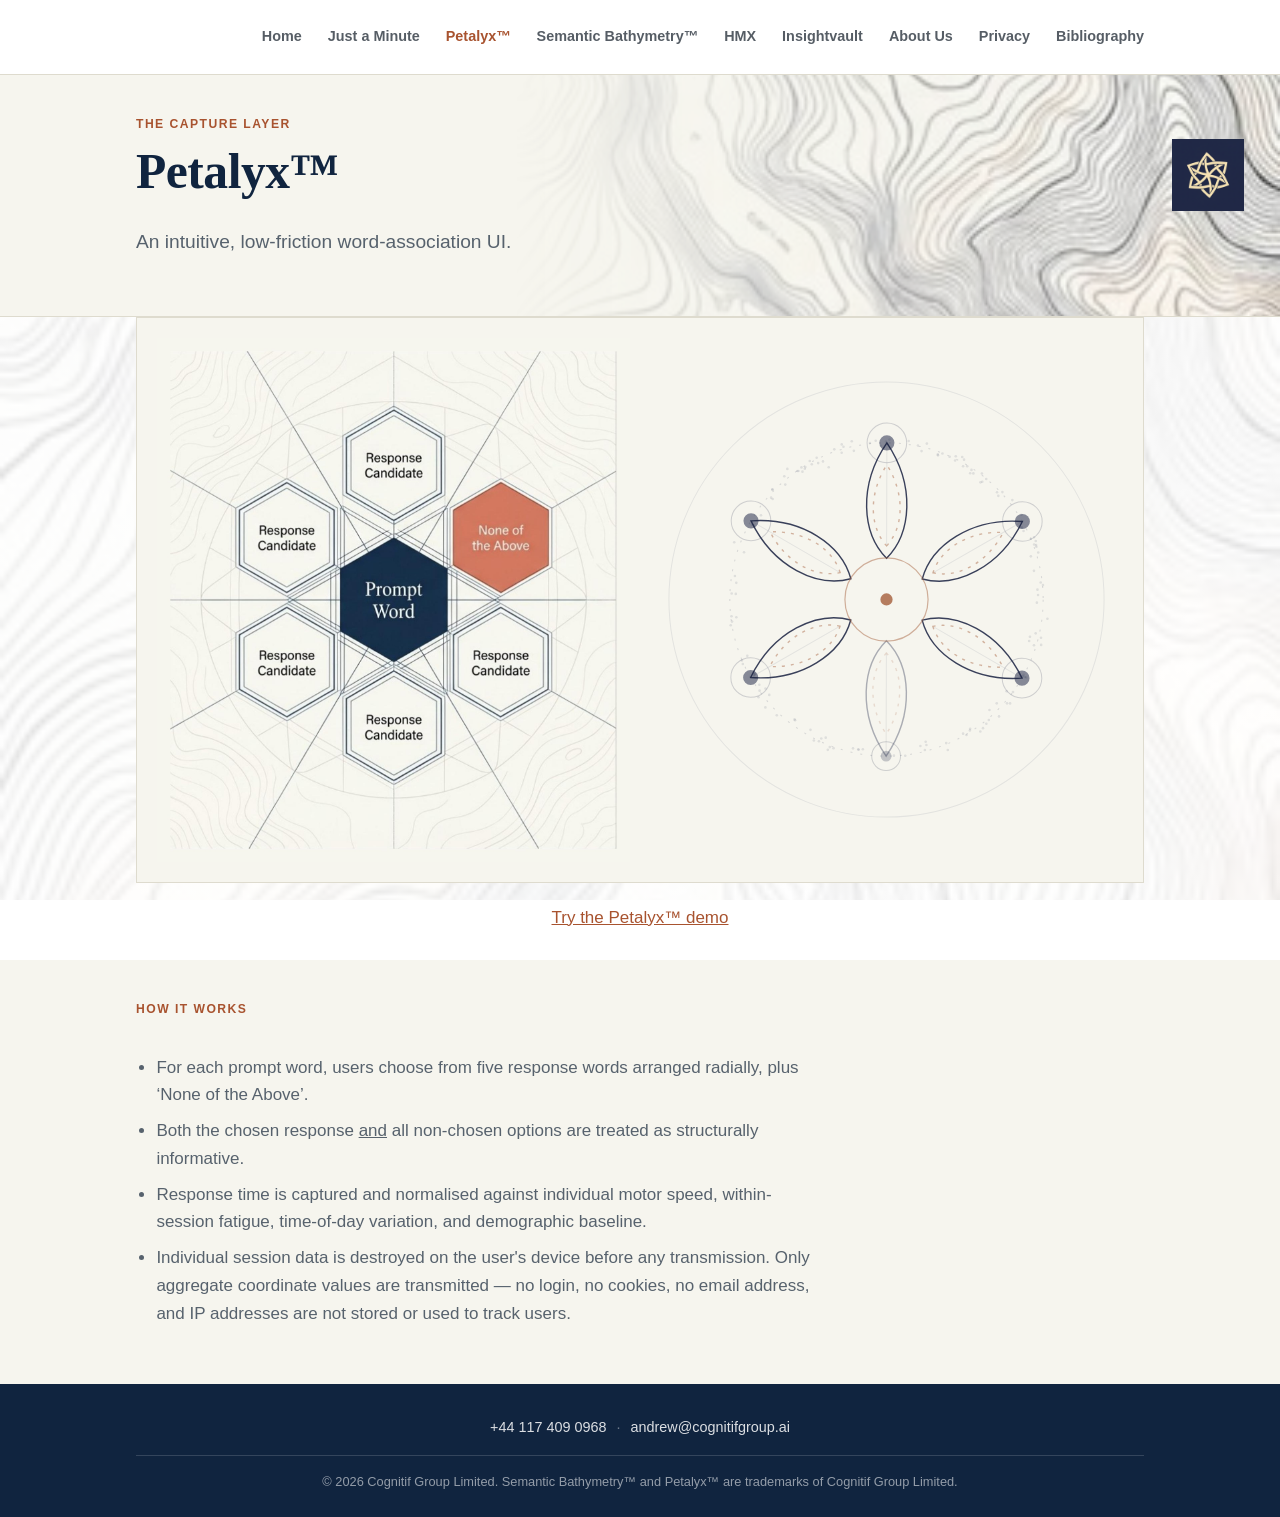
<file: petalyx.html>
<!doctype html>
<html lang="en-GB">
<head>
<meta charset="utf-8">
<meta name="viewport" content="width=device-width, initial-scale=1">
<title>Petalyx™ | Cognitif Group Limited</title>
<meta name="description" content="Petalyx™, a patent-pending process, registered design, and trademark of Cognitif Group Limited.">
<link rel="icon" href="assets/img/logo.png">
<link rel="stylesheet" href="assets/css/style.css?v=35">
<style>
  .pxc-pair{ display:flex; gap:20px; align-items:center; justify-content:center; }
  .pxc-pair img, .pxc-canvas{ flex:1 1 0; min-width:0; max-width:calc(50% - 10px); display:block; }
  .pxc-pair img{ height:auto; }
  .pxc-canvas{ width:100%; aspect-ratio:1408 / 1536; }
  @media (max-width:700px){ .pxc-pair{ flex-direction:column; } .pxc-pair img, .pxc-canvas{ flex:0 0 auto; max-width:100%; width:100%; } }
</style>
</head>
<body>
  <header class="site-header">
    <div class="wrap">
      <nav class="main-nav" aria-label="Primary">
        <ul>
            <li><a href="index.html">Home</a></li>
            <li><a href="in-2-minutes.html">Just a Minute</a></li>
            <li><a href="petalyx.html" aria-current="page">Petalyx™</a></li>
            <li><a href="semantic-bathymetry.html">Semantic Bathymetry™</a></li>
            <li><a href="hmx.html">HMX</a></li>
            <li><a href="insightvault.html">Insightvault</a></li>
            <li><a href="about.html">About Us</a></li>
            <li><a href="privacy.html">Privacy</a></li>
            <li><a href="bibliography.html">Bibliography</a></li>
        </ul>
      </nav>
      <button class="nav-toggle" aria-label="Open menu" aria-expanded="false">
        <svg width="24" height="24" viewBox="0 0 24 24" fill="none" stroke="currentColor" stroke-width="1.8">
          <path d="M3 6h18M3 12h18M3 18h18" stroke-linecap="round"/>
        </svg>
      </button>
    </div>
  </header>
  <section class="hero hero--tight">
    <div class="hero-texture" aria-hidden="true"></div>
    <img class="hero-logo" src="assets/img/logo.png" alt="Cognitif Group Limited">
    <div class="wrap hero-inner">
      <span class="eyebrow">The capture layer</span>
      <h1>Petalyx&trade;</h1>
      <p class="lede">An intuitive, low-friction word-association UI.</p>
    </div>
  </section>

  <section class="flush-top" style="padding-bottom:12px;">
    <div class="wrap">
      <figure class="diagram">
        <div class="pxc-pair">
        <img src="assets/img/petalyx-diagram.jpg" alt="Diagram showing a central prompt word surrounded by five hexagonal response candidates and a sixth 'None of the Above' option.">
        <canvas class="pxc-canvas" data-petalyx-capture role="img" aria-label="Animated illustration of the Petalyx capture layout: points converge into five response candidates and a None of the Above option, and reaction times pulse outwards."></canvas>
      </div>
      </figure>
            <p class="slate center" style="margin-top:1.2em;"><a href="https://petalyx.cognitifgroup.ai/" target="_blank" rel="noopener">Try the Petalyx&trade; demo</a></p>
    </div>
  </section>

  <section class="section-alt">
    <div class="wrap">
      <div class="section-head">
        <span class="eyebrow">How it works</span>
      </div>
      <ul class="legal" style="list-style:disc; padding-left:1.2em; max-width:680px;">
        <li class="slate">For each prompt word, users choose from five response words arranged radially, plus &lsquo;None of the Above&rsquo;.</li>
        <li class="slate">Both the chosen response <u>and</u> all non-chosen options are treated as structurally informative.</li>
        <li class="slate">Response time is captured and normalised against individual motor speed, within-session fatigue, time-of-day variation, and demographic baseline.</li>
        <li class="slate">Individual session data is destroyed on the user's device before any transmission. Only aggregate coordinate values are transmitted &mdash; no login, no cookies, no email address, and IP addresses are not stored or used to track users.</li>
      </ul>
    </div>
  </section>

  <footer class="site-footer">
    <div class="wrap">
      <div class="footer-contact">
        <a href="tel:+441174090968">+44 117 409 0968</a>
        <span aria-hidden="true">&middot;</span>
        <a href="mailto:andrew@cognitifgroup.ai">andrew@cognitifgroup.ai</a>
      </div>
      <div class="footer-bottom center">
        &copy; 2026 Cognitif Group Limited. Semantic Bathymetry&trade; and Petalyx&trade; are trademarks of Cognitif Group Limited.
      </div>
    </div>
  </footer>
  <script src="assets/js/main.js"></script>
<script src="assets/js/petalyx-capture_20261106a.js" defer></script>
</body>
</html>
</file>
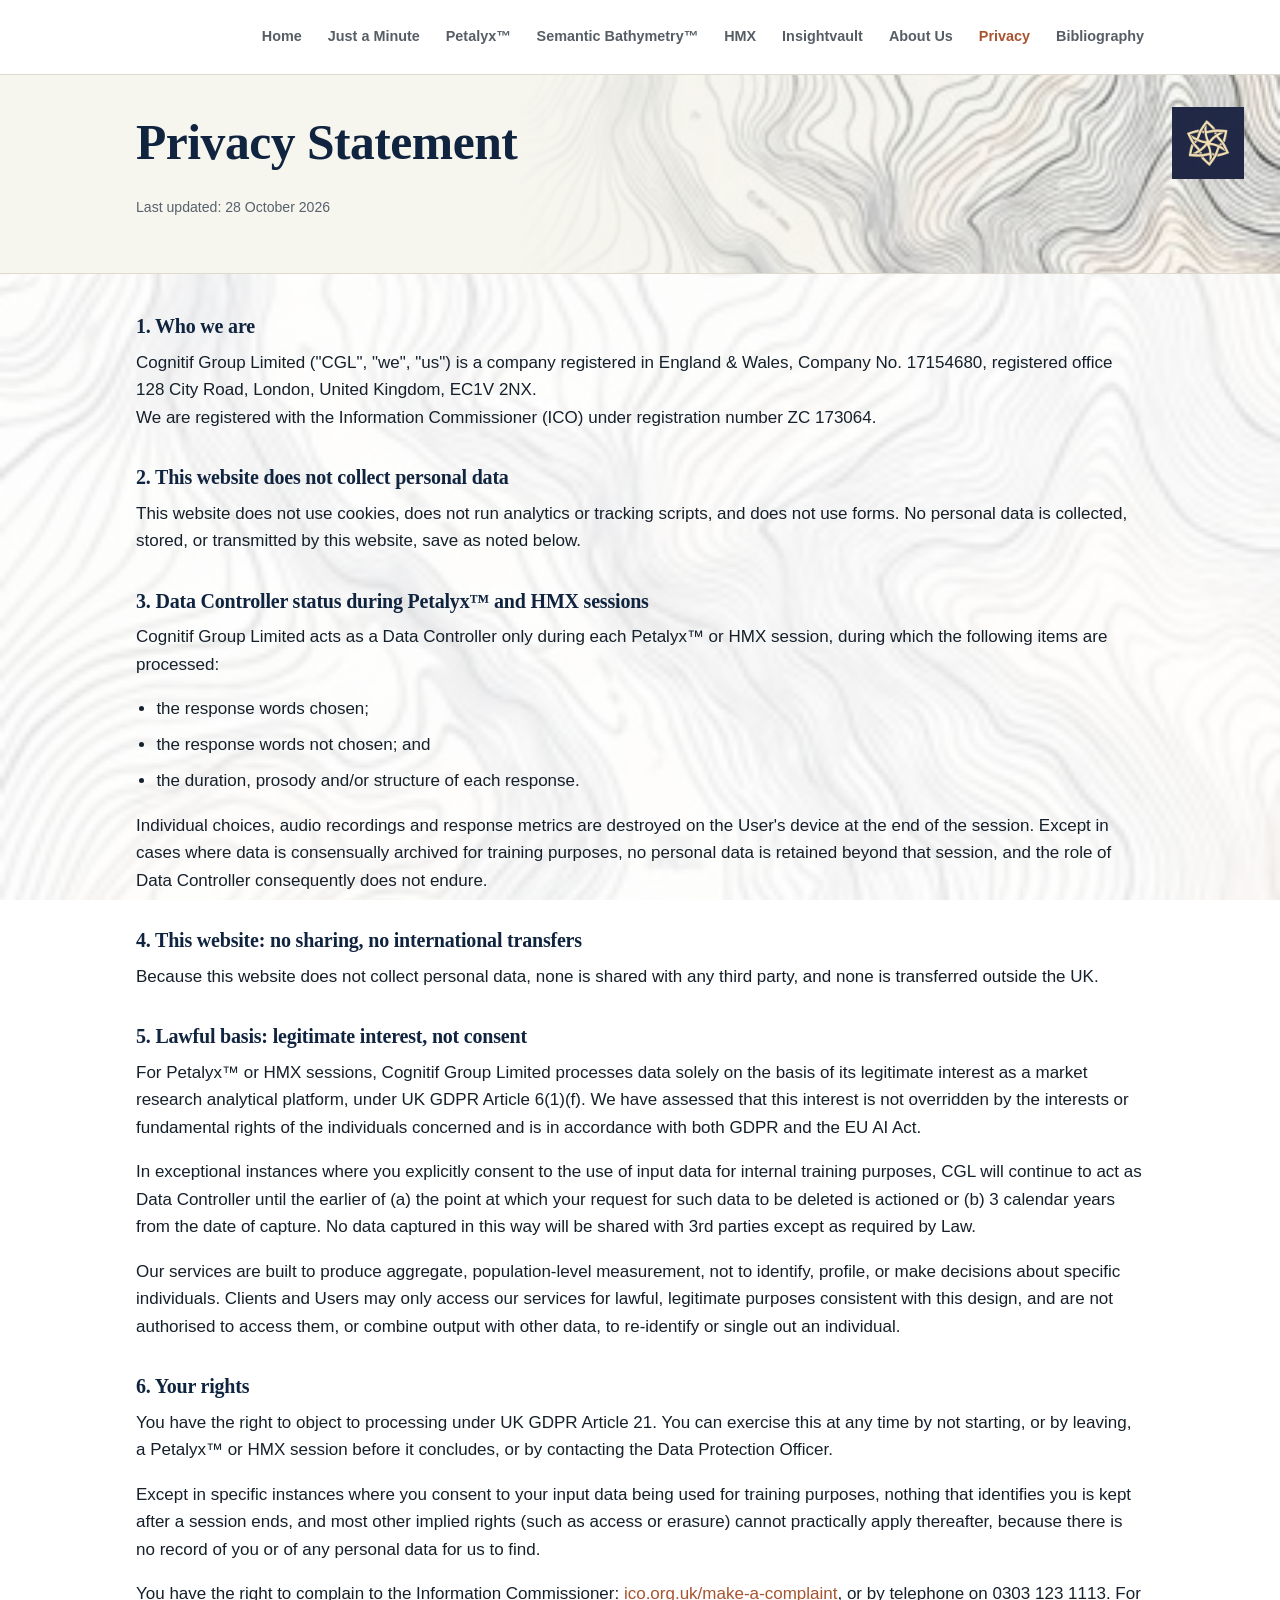
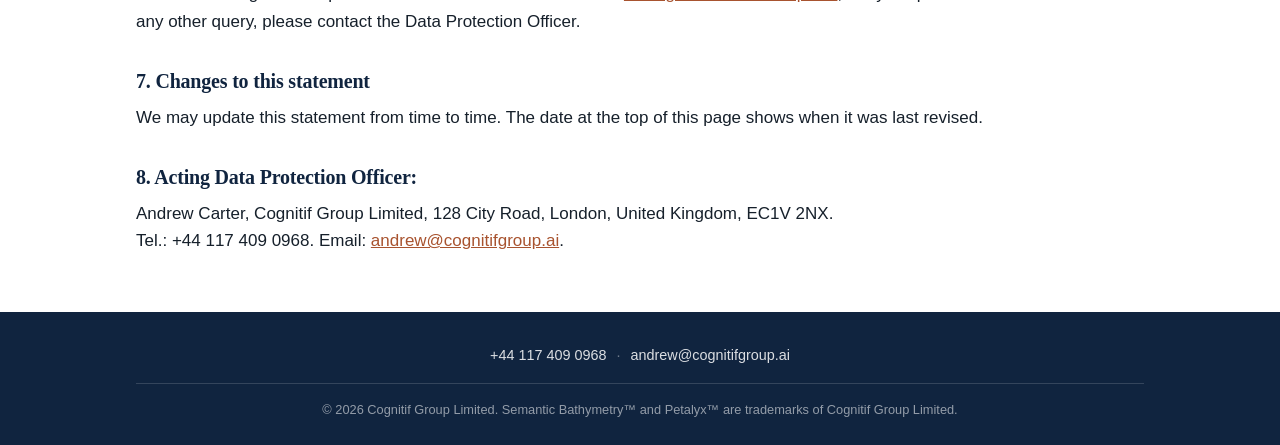
<file: privacy.html>
<!doctype html>
<html lang="en-GB">
<head>
<meta charset="utf-8">
<meta name="viewport" content="width=device-width, initial-scale=1">
<title>Privacy Statement | Cognitif Group Limited</title>
<meta name="description" content="Cognitif Group Limited's privacy statement.">
<link rel="icon" href="assets/img/logo.png">
<link rel="stylesheet" href="assets/css/style.css?v=35">
</head>
<body>
  <header class="site-header">
    <div class="wrap">
      <nav class="main-nav" aria-label="Primary">
        <ul>
            <li><a href="index.html">Home</a></li>
            <li><a href="in-2-minutes.html">Just a Minute</a></li>
            <li><a href="petalyx.html">Petalyx™</a></li>
            <li><a href="semantic-bathymetry.html">Semantic Bathymetry™</a></li>
            <li><a href="hmx.html">HMX</a></li>
            <li><a href="insightvault.html">Insightvault</a></li>
            <li><a href="about.html">About Us</a></li>
            <li><a href="privacy.html" aria-current="page">Privacy</a></li>
            <li><a href="bibliography.html">Bibliography</a></li>
        </ul>
      </nav>
      <button class="nav-toggle" aria-label="Open menu" aria-expanded="false">
        <svg width="24" height="24" viewBox="0 0 24 24" fill="none" stroke="currentColor" stroke-width="1.8">
          <path d="M3 6h18M3 12h18M3 18h18" stroke-linecap="round"/>
        </svg>
      </button>
    </div>
  </header>
  <section class="hero hero--tight hero--no-eyebrow">
    <div class="hero-texture" aria-hidden="true"></div>
    <img class="hero-logo" src="assets/img/logo.png" alt="Cognitif Group Limited">
    <div class="wrap hero-inner">
      <h1>Privacy Statement</h1>
      <p class="meta-line">Last updated: 28 October 2026</p>
    </div>
  </section>

  <section>
    <div class="wrap legal">
      <h2>1. Who we are</h2>
      <p>Cognitif Group Limited ("CGL", "we", "us") is a company registered in England &amp; Wales, Company No. 17154680, registered office 128 City Road, London, United Kingdom, EC1V 2NX.<br>
      We are registered with the Information Commissioner (ICO) under registration number ZC 173064.</p>

      <h2>2. This website does not collect personal data</h2>
      <p>This website does not use cookies, does not run analytics or tracking scripts, and does not use forms. No personal data is collected, stored, or transmitted by this website, save as noted below.</p>

      <h2>3. Data Controller status during Petalyx&trade; and HMX sessions</h2>
      <p>Cognitif Group Limited acts as a Data Controller only during each Petalyx&trade; or HMX session, during which the following items are processed:</p>
      <ul>
        <li>the response words chosen;</li>
        <li>the response words not chosen; and</li>
        <li>the duration, prosody and/or structure of each response.</li>
      </ul>
      <p>Individual choices, audio recordings and response metrics are destroyed on the User's device at the end of the session. Except in cases where data is consensually archived for training purposes, no personal data is retained beyond that session, and the role of Data Controller consequently does not endure.</p>

      <h2>4. This website: no sharing, no international transfers</h2>
      <p>Because this website does not collect personal data, none is shared with any third party, and none is transferred outside the UK.</p>

      <h2>5. Lawful basis: legitimate interest, not consent</h2>
      <p>For Petalyx&trade; or HMX sessions, Cognitif Group Limited processes data solely on the basis of its legitimate interest as a market research analytical platform, under UK GDPR Article 6(1)(f). We have assessed that this interest is not overridden by the interests or fundamental rights of the individuals concerned and is in accordance with both GDPR and the EU AI Act.</p>
      <p>In exceptional instances where you explicitly consent to the use of input data for internal training purposes, CGL will continue to act as Data Controller until the earlier of (a) the point at which your request for such data to be deleted is actioned or (b) 3 calendar years from the date of capture. No data captured in this way will be shared with 3rd parties except as required by Law.</p>
      <p>Our services are built to produce aggregate, population-level measurement, not to identify, profile, or make decisions about specific individuals. Clients and Users may only access our services for lawful, legitimate purposes consistent with this design, and are not authorised to access them, or combine output with other data, to re-identify or single out an individual.</p>

      <h2>6. Your rights</h2>
      <p>You have the right to object to processing under UK GDPR Article 21. You can exercise this at any time by not starting, or by leaving, a Petalyx&trade; or HMX session before it concludes, or by contacting the Data Protection Officer.</p>
      <p>Except in specific instances where you consent to your input data being used for training purposes, nothing that identifies you is kept after a session ends, and most other implied rights (such as access or erasure) cannot practically apply thereafter, because there is no record of you or of any personal data for us to find.</p>
      <p>You have the right to complain to the Information Commissioner: <a href="https://ico.org.uk/make-a-complaint/" target="_blank" rel="noopener">ico.org.uk/make-a-complaint</a>, or by telephone on 0303 123 1113. For any other query, please contact the Data Protection Officer.</p>

      <h2>7. Changes to this statement</h2>
      <p>We may update this statement from time to time. The date at the top of this page shows when it was last revised.</p>

      <h2>8. Acting Data Protection Officer:</h2>
      <p>Andrew Carter, Cognitif Group Limited, 128 City Road, London, United Kingdom, EC1V 2NX.<br>
      Tel.: +44 117 409 0968. Email: <a href="mailto:andrew@cognitifgroup.ai">andrew@cognitifgroup.ai</a>.</p>
    </div>
  </section>

  <footer class="site-footer">
    <div class="wrap">
      <div class="footer-contact">
        <a href="tel:+441174090968">+44 117 409 0968</a>
        <span aria-hidden="true">&middot;</span>
        <a href="mailto:andrew@cognitifgroup.ai">andrew@cognitifgroup.ai</a>
      </div>
      <div class="footer-bottom center">
        &copy; 2026 Cognitif Group Limited. Semantic Bathymetry&trade; and Petalyx&trade; are trademarks of Cognitif Group Limited.
      </div>
    </div>
  </footer>
  <script src="assets/js/main.js"></script>
</body>
</html>
</file>
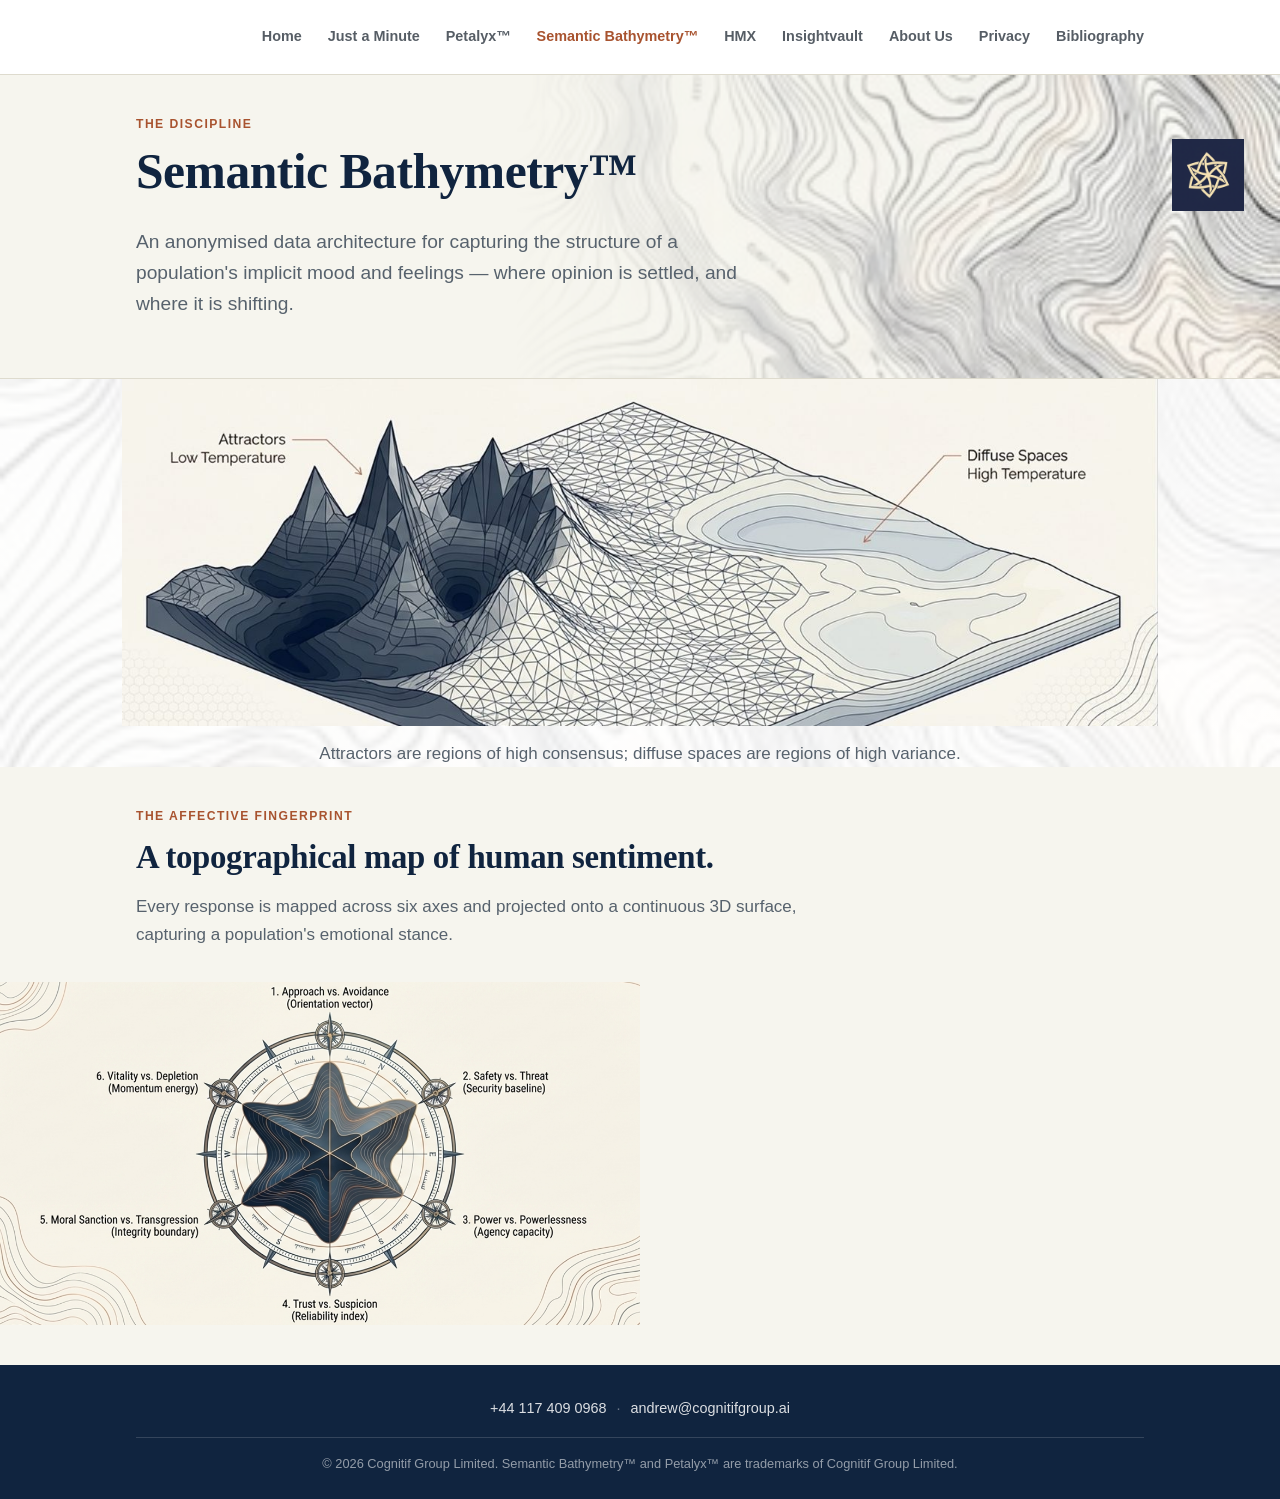
<file: semantic-bathymetry.html>
<!doctype html>
<html lang="en-GB">
<head>
<meta charset="utf-8">
<meta name="viewport" content="width=device-width, initial-scale=1">
<title>Semantic Bathymetry™ | Cognitif Group Limited</title>
<meta name="description" content="Semantic Bathymetry™, a trademark of Cognitif Group Limited.">
<link rel="icon" href="assets/img/logo.png">
<link rel="stylesheet" href="assets/css/style.css?v=35">
<meta name="copyright" content="Originated by and the copyright intellectual property of Cognitif Group Limited.">
<style>
  /* six-axis image and animated radar, side by side, half width each */
  .sb-pair{ display:flex; align-items:center; width:100%; }
  .sb-pair img, .sb-pair canvas{ flex:0 0 50%; width:50%; aspect-ratio:1174/630; height:auto; display:block; background:var(--paper); }
  @media (max-width:700px){ .sb-pair{ flex-direction:column; } .sb-pair img, .sb-pair canvas{ flex-basis:auto; width:100%; } }
</style>
</head>
<body>
  <header class="site-header">
    <div class="wrap">
      <nav class="main-nav" aria-label="Primary">
        <ul>
            <li><a href="index.html">Home</a></li>
            <li><a href="in-2-minutes.html">Just a Minute</a></li>
            <li><a href="petalyx.html">Petalyx™</a></li>
            <li><a href="semantic-bathymetry.html" aria-current="page">Semantic Bathymetry™</a></li>
            <li><a href="hmx.html">HMX</a></li>
            <li><a href="insightvault.html">Insightvault</a></li>
            <li><a href="about.html">About Us</a></li>
            <li><a href="privacy.html">Privacy</a></li>
            <li><a href="bibliography.html">Bibliography</a></li>
        </ul>
      </nav>
      <button class="nav-toggle" aria-label="Open menu" aria-expanded="false">
        <svg width="24" height="24" viewBox="0 0 24 24" fill="none" stroke="currentColor" stroke-width="1.8">
          <path d="M3 6h18M3 12h18M3 18h18" stroke-linecap="round"/>
        </svg>
      </button>
    </div>
  </header>
  <section class="hero hero--tight">
    <div class="hero-texture" aria-hidden="true"></div>
    <img class="hero-logo" src="assets/img/logo.png" alt="Cognitif Group Limited">
    <div class="wrap hero-inner">
      <span class="eyebrow">The discipline</span>
      <h1>Semantic Bathymetry&trade;</h1>
      <p class="lede">An anonymised data architecture for capturing the structure of a population's implicit mood and feelings &mdash; where opinion is settled, and where it is shifting.</p>
    </div>
  </section>

  <section style="padding-top:0; padding-bottom:0;">
        <img src="assets/img/bathymetry-diagram.jpg" alt="Illustration of a semantic landscape rendered as terrain: sharp dark peaks labelled 'Attractors, Low Temperature' on the left, and a broad pale basin labelled 'Diffuse Spaces, High Temperature' on the right." style="width:81%; max-width:81%; height:auto; display:block; margin:0 auto; background:var(--paper);">
                <p class="slate" style="margin:0.8em auto 0; text-align:center;">Attractors are regions of high consensus; diffuse spaces are regions of high variance.</p>
     
    </div>
  </section>

  <section class="section-alt">
    <div class="wrap">
      <div class="section-head">
        <span class="eyebrow">The affective fingerprint</span>
        <h2>A topographical map of human sentiment.</h2>
        <p class="slate">Every response is mapped across six axes and projected onto a continuous 3D surface, capturing a population's emotional stance.</p>
      </div>
    </div>
    <div class="sb-pair">
        <img src="assets/img/affective-axes-v2_20261028a.png" alt="Compass-style star diagram showing six structural coordinates: Approach vs. Avoidance (orientation vector), Safety vs. Threat (security baseline), Power vs. Powerlessness (agency capacity), Trust vs. Suspicion (reliability index), Moral Sanction vs. Transgression (integrity boundary), and Vitality vs. Depletion (momentum energy).">
        <canvas data-vault-radar role="img" aria-label="Animated illustration of a six-axis radar chart inside a dial; the readings shown are illustrative only."></canvas>
    </div>
  </section>

  <footer class="site-footer">
    <div class="wrap">
      <div class="footer-contact">
        <a href="tel:+441174090968">+44 117 409 0968</a>
        <span aria-hidden="true">&middot;</span>
        <a href="mailto:andrew@cognitifgroup.ai">andrew@cognitifgroup.ai</a>
      </div>
      <div class="footer-bottom center">
        &copy; 2026 Cognitif Group Limited. Semantic Bathymetry&trade; and Petalyx&trade; are trademarks of Cognitif Group Limited.
      </div>
    </div>
  </footer>
  <script src="assets/js/main.js"></script>
  <script src="assets/js/vault-radar_20261106d.js"></script>
</body>
</html>
</file>
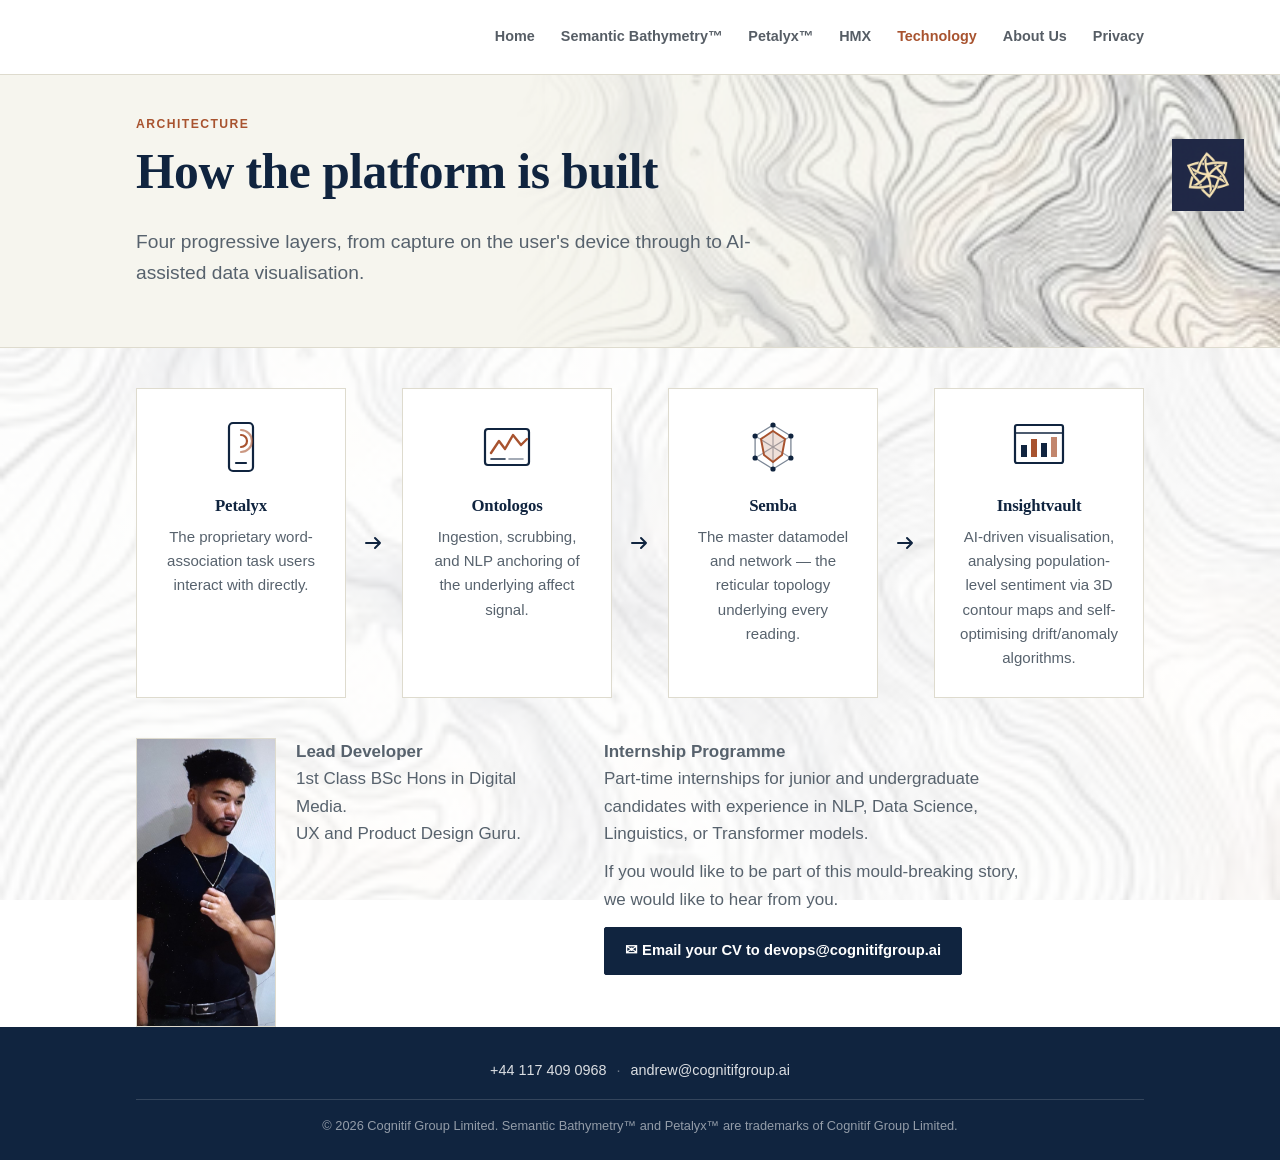
<file: technology.html>
<!doctype html>
<html lang="en-GB">
<head>
<meta charset="utf-8">
<meta name="viewport" content="width=device-width, initial-scale=1">
<title>Technology | Cognitif Group Limited</title>
<meta name="description" content="The four-layer architecture behind Cognitif Group's Semantic Bathymetry™ Platform.">
<link rel="icon" href="assets/img/logo.png">
<link rel="stylesheet" href="assets/css/style.css?v=17">
</head>
<body>
  <header class="site-header">
    <div class="wrap">
      <nav class="main-nav" aria-label="Primary">
        <ul>
            <li><a href="index.html">Home</a></li>
            <li><a href="semantic-bathymetry.html">Semantic Bathymetry™</a></li>
            <li><a href="petalyx.html">Petalyx™</a></li>
            <li><a href="hmx.html">HMX</a></li>
            <li><a href="technology.html" aria-current="page">Technology</a></li>
            <li><a href="about.html">About Us</a></li>
            <li><a href="privacy.html">Privacy</a></li>
        </ul>
      </nav>
      <button class="nav-toggle" aria-label="Open menu" aria-expanded="false">
        <svg width="24" height="24" viewBox="0 0 24 24" fill="none" stroke="currentColor" stroke-width="1.8">
          <path d="M3 6h18M3 12h18M3 18h18" stroke-linecap="round"/>
        </svg>
      </button>
    </div>
  </header>
  <section class="hero hero--tight">
    <div class="hero-texture" aria-hidden="true"></div>
    <img class="hero-logo" src="assets/img/logo.png" alt="Cognitif Group Limited">
    <div class="wrap hero-inner">
      <span class="eyebrow">Architecture</span>
      <h1>How the platform is built</h1>
      <p class="lede">Four progressive layers, from capture on the user's device through to AI-assisted data visualisation.</p>
    </div>
  </section>

  <section>
    <div class="wrap">
      <div class="pipeline-row">
        <div class="card center">
          <div style="width:64px;height:64px;margin:0 auto 16px;"><svg viewBox="0 0 64 64" xmlns="http://www.w3.org/2000/svg">
<rect x="20" y="8" width="24" height="48" rx="4" fill="none" stroke="#10243F" stroke-width="2.2"/>
<line x1="27" y1="48" x2="37" y2="48" stroke="#10243F" stroke-width="2.2" stroke-linecap="round"/>
<path d="M32 20a6 6 0 0 1 0 12" fill="none" stroke="#A8532F" stroke-width="2.2" stroke-linecap="round"/>
<path d="M32 15a11 11 0 0 1 0 22" fill="none" stroke="#A8532F" stroke-width="2.2" stroke-linecap="round" opacity="0.6"/>
</svg></div>
          <h3>Petalyx</h3>
          <p>The proprietary word-association task users interact with directly.</p>
        </div>
        <div class="pipeline-arrow" aria-hidden="true">
          <svg viewBox="0 0 24 24" width="24" height="24"><path d="M4 12h14m0 0l-5-5m5 5l-5 5" fill="none" stroke="#10243F" stroke-width="2" stroke-linecap="round" stroke-linejoin="round"/></svg>
        </div>
        <div class="card center">
          <div style="width:64px;height:64px;margin:0 auto 16px;"><svg viewBox="0 0 64 64" xmlns="http://www.w3.org/2000/svg">
<rect x="10" y="14" width="44" height="36" rx="3" fill="none" stroke="#10243F" stroke-width="2.2"/>
<polyline points="16,38 24,26 30,34 38,20 46,30 52,24" fill="none" stroke="#A8532F" stroke-width="2.4" stroke-linecap="round" stroke-linejoin="round"/>
<line x1="16" y1="44" x2="30" y2="44" stroke="#10243F" stroke-width="1.6" stroke-linecap="round"/>
<line x1="34" y1="44" x2="48" y2="44" stroke="#10243F" stroke-width="1.6" stroke-linecap="round" opacity="0.5"/>
</svg></div>
          <h3>Ontologos</h3>
          <p>Ingestion, scrubbing, and NLP anchoring of the underlying affect signal.</p>
        </div>
        <div class="pipeline-arrow" aria-hidden="true">
          <svg viewBox="0 0 24 24" width="24" height="24"><path d="M4 12h14m0 0l-5-5m5 5l-5 5" fill="none" stroke="#10243F" stroke-width="2" stroke-linecap="round" stroke-linejoin="round"/></svg>
        </div>
        <div class="card center">
          <div style="width:64px;height:64px;margin:0 auto 16px;"><svg viewBox="0 0 64 64" xmlns="http://www.w3.org/2000/svg">
<g stroke="#10243F" stroke-width="1.3" fill="none" opacity="0.55">
<polygon points="32,10 49.9,21 49.9,43 32,54 14.1,43 14.1,21"/>
</g>
<g stroke="#10243F" stroke-width="1.1" opacity="0.4">
<line x1="32" y1="32" x2="32" y2="10"/>
<line x1="32" y1="32" x2="49.9" y2="21"/>
<line x1="32" y1="32" x2="49.9" y2="43"/>
<line x1="32" y1="32" x2="32" y2="54"/>
<line x1="32" y1="32" x2="14.1" y2="43"/>
<line x1="32" y1="32" x2="14.1" y2="21"/>
</g>
<polygon points="32,16 44,24 41,40 32,47 23,40 20,24" fill="#A8532F" fill-opacity="0.18" stroke="#A8532F" stroke-width="2"/>
<circle cx="32" cy="10" r="2.6" fill="#10243F"/>
<circle cx="49.9" cy="21" r="2.6" fill="#10243F"/>
<circle cx="49.9" cy="43" r="2.6" fill="#10243F"/>
<circle cx="32" cy="54" r="2.6" fill="#10243F"/>
<circle cx="14.1" cy="43" r="2.6" fill="#10243F"/>
<circle cx="14.1" cy="21" r="2.6" fill="#10243F"/>
</svg></div>
          <h3>Semba</h3>
          <p>The master datamodel and network &mdash; the reticular topology underlying every reading.</p>
        </div>
        <div class="pipeline-arrow" aria-hidden="true">
          <svg viewBox="0 0 24 24" width="24" height="24"><path d="M4 12h14m0 0l-5-5m5 5l-5 5" fill="none" stroke="#10243F" stroke-width="2" stroke-linecap="round" stroke-linejoin="round"/></svg>
        </div>
        <div class="card center">
          <div style="width:64px;height:64px;margin:0 auto 16px;"><svg viewBox="0 0 64 64" xmlns="http://www.w3.org/2000/svg">
<rect x="8" y="10" width="48" height="38" rx="2" fill="none" stroke="#10243F" stroke-width="2.2"/>
<line x1="8" y1="18" x2="56" y2="18" stroke="#10243F" stroke-width="1.6"/>
<rect x="14" y="30" width="6" height="12" fill="#10243F"/>
<rect x="24" y="24" width="6" height="18" fill="#A8532F"/>
<rect x="34" y="28" width="6" height="14" fill="#10243F"/>
<rect x="44" y="22" width="6" height="20" fill="#A8532F" opacity="0.7"/>
</svg></div>
          <h3>Insightvault</h3>
          <p>AI-driven visualisation, analysing population-level sentiment via 3D contour maps and self-optimising drift/anomaly algorithms.</p>
        </div>
      </div>
    </div>
  </section>

  <div class="wrap">
    <div class="staff-row">
      <div class="staff-block">
        <img src="assets/img/lead-developer.jpg" alt="Lead Developer" style="width:140px; flex-shrink:0; border:1px solid var(--line);">
        <p class="slate" style="margin:0;"><strong>Lead Developer</strong><br>1st Class BSc Hons in Digital Media.<br>UX and Product Design Guru.</p>
      </div>
      <div class="internship-block">
        <p class="slate" style="margin-bottom:0.6em;"><strong>Internship Programme</strong><br>Part-time internships for junior and undergraduate candidates with experience in NLP, Data Science, Linguistics, or Transformer models.</p>
        <p class="slate" style="margin-bottom:0.8em;">If you would like to be part of this mould-breaking story, we would like to hear from you.</p>
        <a class="btn btn-primary" href="mailto:devops@cognitifgroup.ai?subject=Internship%20Programme%20Enquiry">&#9993; Email your CV to devops@cognitifgroup.ai</a>
      </div>
    </div>
  </div>

  <footer class="site-footer">
    <div class="wrap">
      <div class="footer-contact">
        <a href="tel:+441174090968">+44 117 409 0968</a>
        <span aria-hidden="true">&middot;</span>
        <a href="mailto:andrew@cognitifgroup.ai">andrew@cognitifgroup.ai</a>
      </div>
      <div class="footer-bottom center">
        &copy; 2026 Cognitif Group Limited. Semantic Bathymetry&trade; and Petalyx&trade; are trademarks of Cognitif Group Limited.
      </div>
    </div>
  </footer>
  <script src="assets/js/main.js"></script>
</body>
</html>
</file>
<file: assets/css/style.css>
/* Cognitif Group Limited — site stylesheet */

:root{
  --navy:      #10243F;
  --navy-line: #2C4568;
  --coral:     #D4785F;
  --coral-deep:#A8532F;
  --indigo:    #5B6FE8;
  --indigo-text: #9BA8FF;
  --mint:      #2ECFB0;
  --paper:     #F6F5EE;
  --ink:       #16202B;
  --slate:     #57626D;
  --line:      #DEDBCE;
  --radius:    2px;

  --font-display: Georgia, "Times New Roman", serif;
  --font-body: Arial, Helvetica, sans-serif;

  --maxw: 1080px;
}

*{ box-sizing: border-box; }
html{ scroll-behavior: smooth; }
body{
  margin:0;
  font-family: var(--font-body);
  color: var(--ink);
  background:
    linear-gradient(rgba(255,255,255,0.86), rgba(255,255,255,0.86)),
    url('../img/topo-texture-v3.jpg');
  background-size: cover;
  background-attachment: fixed;
  background-position: center;
  line-height: 1.62;
  font-size: 17px;
  -webkit-font-smoothing: antialiased;
}
img{ max-width:100%; display:block; }
a{ color: var(--coral-deep); text-decoration: underline; }
a:hover{ text-decoration: none; }
a:focus-visible, button:focus-visible{
  outline: 2px solid var(--coral-deep);
  outline-offset: 3px;
}

.wrap{ max-width: var(--maxw) !important; margin: 0 auto !important; padding: 0 36px !important; box-sizing: border-box !important; }
html, body{ overflow-x: hidden; }

h1,h2,h3{
  font-family: var(--font-display);
  font-weight: 600;
  letter-spacing: -0.01em;
  margin: 0 0 0.5em;
  color: var(--navy);
}
h1{ font-size: clamp(2.3rem, 4.2vw, 3.1rem); line-height: 1.14; }
h2{ font-size: clamp(1.6rem, 2.8vw, 2.05rem); line-height: 1.22; }
h3{ font-size: 1.18rem; line-height: 1.35; }
p{ margin: 0 0 1em; }
.lede{ font-size: 1.2rem; color: var(--slate); max-width: 640px; }
.slate{ color: var(--slate); }

.eyebrow{
  font-size: 0.76rem;
  font-weight: 700;
  letter-spacing: 0.12em;
  text-transform: uppercase;
  color: var(--coral-deep);
  margin: 0 0 0.8em;
  display:block;
}

/* ---------- Header ---------- */
.site-header{
  background: #FFFFFF;
  border-bottom: 1px solid var(--line);
  position: sticky; top: 0; z-index: 40;
}
.site-header .wrap{ display:flex; align-items:center; justify-content:space-between; height: 74px; }
.brand{ display:flex; align-items:center; gap: 12px; color: var(--navy); }
.brand img{ height: 32px; width:32px; }
.brand-text{ font-family: var(--font-display); font-weight:600; font-size: 1.05rem; color: var(--navy); }
.brand:hover{ text-decoration:none; }

nav.main-nav{ margin-left: auto; }
@media (max-width: 700px){ nav.main-nav{ margin-left: 0; } }
nav.main-nav ul{ display:flex; gap: 26px; list-style:none; margin:0; padding:0; }
nav.main-nav a{ color: var(--ink); text-decoration: none; opacity: 0.72; font-size: 0.9rem; font-weight: 700; text-align: center; display: block; }
nav.main-nav a:hover, nav.main-nav a[aria-current="page"]{ opacity: 1; color: var(--coral-deep); }
.nav-toggle{ display:none; background:none; border:none; color: var(--navy); cursor:pointer; margin-left:auto; }
@media (max-width: 860px){
  nav.main-nav{ display:none; position:absolute; top:74px; left:0; right:0; background:#FFFFFF; border-bottom:1px solid var(--line); }
  nav.main-nav.open{ display:block; }
  nav.main-nav ul{ flex-direction:column; gap:0; padding: 6px 28px 18px; }
  nav.main-nav li{ border-top: 1px solid var(--line); }
  nav.main-nav a{ display:block; padding: 14px 0; }
  .nav-toggle{ display:block; }
}

/* ---------- Hero ---------- */
.hero{
  background: var(--paper);
  border-bottom: 1px solid var(--line);
  position: relative;
  overflow: hidden;
}
.hero-logo{
  position: absolute;
  top: 64px;
  right: 36px;
  height: 72px;
  width: 72px;
  z-index: 2;
}
.hero:not(.hero--tight) .hero-logo, .hero--no-eyebrow .hero-logo{ top: 32px; }
@media (max-width: 700px){
  .hero-logo{ position: static !important; height:48px; width:48px; margin: 24px auto 12px; display:block; }
}
.hero-inner{ position:relative; z-index:1; padding: 64px 0 56px; }
.hero--tight .hero-inner{ padding: 46px 0 42px; }
.hero h1{ max-width: 700px; }
.hero-actions{ display:flex; gap:12px; flex-wrap:wrap; margin-top: 1.5em; }
.plain-link{ color: var(--navy); font-weight:600; text-decoration:underline; margin-right:24px; }
.plain-link:hover{ color: var(--coral-deep); }
.hero-texture{
  position:absolute; top:0; right:0; height:100%; width:60%;
  background-image: url('../img/topo-texture-v3.jpg');
  background-size: cover; background-position: center;
  opacity: 0.9;
  mask-image: linear-gradient(to left, rgba(0,0,0,0.95), transparent);
  -webkit-mask-image: linear-gradient(to left, rgba(0,0,0,0.95), transparent);
}
@media (max-width: 700px){
  .hero-texture{
    width:100%; height:68%; top:auto; bottom:0; right:0;
    opacity:0.8;
    mask-image: linear-gradient(to top, rgba(0,0,0,0.9), transparent);
    -webkit-mask-image: linear-gradient(to top, rgba(0,0,0,0.9), transparent);
  }
}

/* ---------- Buttons ---------- */
.btn{ display:inline-block; font-family: var(--font-body); font-weight: 600; font-size: 0.92rem;
  padding: 11px 20px; border-radius: var(--radius); border: 1px solid var(--navy); text-decoration: none; cursor:pointer; }
.btn-primary{ background: var(--navy); color: #FFFFFF; }
.btn-primary:hover{ background: #1C3454; }
.btn-outline{ background: transparent; color: var(--navy); }
.btn-outline:hover{ background: rgba(16,36,63,0.05); }

/* ---------- Sections ---------- */
section{ padding: 40px 0; }
section.tight{ padding: 24px 0; }
section.flush-top{ padding-top: 0; }
.section-alt{ background: var(--paper); }
hr.rule{ border:none; border-top: 1px solid var(--line); margin: 2em 0; }
.section-head{ max-width: 680px; margin-bottom: 2em; }

/* ---------- Cards ---------- */
.grid{ display:grid; gap: 22px; }
.grid-3{ grid-template-columns: repeat(3,1fr); }
.grid-4{ grid-template-columns: repeat(4,1fr); }
.grid-2{ grid-template-columns: repeat(2,1fr); }
@media (max-width: 860px){ .grid-3,.grid-4,.grid-2{ grid-template-columns:1fr; } }
@media (min-width: 861px) and (max-width: 1000px){ .grid-4{ grid-template-columns: repeat(2,1fr); } }

.pipeline-row{ display:flex; align-items:stretch; gap:16px; }
.pipeline-row .card{ flex:1; min-width:0; }
.pipeline-arrow{ display:flex; align-items:center; flex-shrink:0; }
@media (max-width: 860px){
  .pipeline-row{ flex-direction:column; }
  .pipeline-arrow{ justify-content:center; transform:rotate(90deg); padding:4px 0; }
}

.staff-row{ display:flex; gap:48px; align-items:flex-start; flex-wrap:wrap; }
.staff-block{ display:flex; gap:20px; align-items:flex-start; max-width:420px; }
.internship-block{ flex:1; min-width:260px; max-width:420px; }

.about-row{ display:flex; justify-content:space-evenly; align-items:center; flex-wrap:wrap; width:100%; }
.about-col{ flex:0 1 auto; }
@media (max-width:700px){ .about-row{ flex-direction:column; } }

.two-min-row{ display:flex; gap:36px; align-items:center; }
.two-min-list{ list-style:none; margin:0; padding:0; flex:0 1 24%; min-width:220px; }
.two-min-list li{ font-size:1.02rem; line-height:1.5; color:var(--ink); margin-bottom:1em; padding-left:1.1em; position:relative; }
.two-min-list li::before{ content:""; position:absolute; left:0; top:0.6em; width:8px; height:8px; background:var(--coral-deep); }
.diagram.two-min-figure{ flex:0 1 78%; min-width:280px; margin:0; padding:2px; border-width:0; }
.two-min-figure img{ width:100%; height:auto; display:block; }
@media (max-width:860px){
  .two-min-row{ flex-direction:column; }
  .two-min-list{ order:1; width:100%; }
  .two-min-figure{ order:2; width:100%; flex:1 1 100%; }
}
.card{ background:#FFFFFF; border:1px solid var(--line); padding: 26px 24px; }
.card h3{ margin-bottom:0.4em; font-size:1.05rem; }
.card p{ color: var(--slate); font-size:0.94rem; margin-bottom:0.9em; }
.card p:last-child{ margin-bottom:0; }
.card .tag{ display:inline-block; font-size:0.68rem; font-weight:700; letter-spacing:0.08em; text-transform:uppercase; color: var(--coral-deep); margin-bottom:0.6em; }

/* ---------- Navy panel (problem / solution / IP) ---------- */
.panel-navy{
  background: var(--navy);
  color: #F2F3FA;
  padding: 44px 40px;
  border-radius: var(--radius);
}
.panel-navy h2, .panel-navy h3{ color:#FFFFFF; }
.panel-navy .rule-blue{ border:none; height:2px; background: var(--indigo); margin: 18px 0 28px; width:100%; }
.panel-navy .col-label{ font-size:0.76rem; font-weight:700; letter-spacing:0.12em; text-transform:uppercase; margin-bottom:1em; }
.panel-navy .col-label.features{ color: var(--indigo-text); }
.panel-navy .col-label.benefits{ color: var(--mint); }
.problem-grid{ display:grid; grid-template-columns:repeat(3,1fr); gap:26px; margin-top:8px; }
@media (max-width:860px){ .problem-grid{ grid-template-columns:1fr; } }
.problem-item h4{ font-family:var(--font-display); font-size:1.02rem; color:#FFFFFF; margin:0 0 0.5em; }
.problem-item p{ color:rgba(242,243,250,0.75); font-size:0.92rem; margin-bottom:0; }
.solution-cols{ display:grid; grid-template-columns:repeat(2,1fr); gap:34px; }
@media (max-width:860px){ .solution-cols{ grid-template-columns:1fr; } }
.dot-list{ list-style:none; margin:0; padding:0; }
.dot-list li{ position:relative; padding-left:1.4em; margin-bottom:1.1em; font-size:0.93rem; color:rgba(242,243,250,0.88); }
.dot-list li::before{ content:""; position:absolute; left:0; top:0.4em; width:8px; height:8px; border-radius:50%; }
.dot-list.features li::before{ background: var(--indigo); }
.dot-list.benefits li::before{ background: var(--mint); }

/* ---------- Diagram figures ---------- */
figure.diagram{ margin:0; border:1px solid var(--line); padding:20px; background: var(--paper); }
figure.diagram img{ width:100%; height:auto; }
figure.diagram figcaption{ color: var(--slate); font-size:0.86rem; margin-top:12px; }

/* ---------- IP block ---------- */
.ip-block{ margin-top:10px; }
.ip-block dt{ font-weight:700; color:#FFFFFF; font-size:0.85rem; margin-top:1.1em; }
.ip-block dd{ margin:0.2em 0 0; color:rgba(242,243,250,0.82); font-size:0.92rem; }

/* ---------- Simple two-column ---------- */
.cols{ display:grid; grid-template-columns: repeat(2,1fr); gap: 40px; }
@media (max-width:700px){ .cols{ grid-template-columns:1fr; } }

/* ---------- Legal ---------- */
.legal h2{ margin-top:1.7em; font-size:1.25rem; }
.legal h2:first-of-type{ margin-top:0; }
.legal ul{ padding-left:1.2em; }
.legal li{ margin-bottom:0.5em; }
.bib-section{ border:1px solid var(--line); padding:24px 28px; margin:1.8em 0; }
.bib-heading{ color:var(--navy); text-decoration:underline; margin-top:0; }
.notice{ background: var(--paper); border:1px solid var(--line); border-left:3px solid var(--navy); padding:14px 18px; font-size:0.92rem; margin:1.5em 0; }
.meta-line{ color: var(--slate); font-size:0.88rem; }

/* ---------- Footer ---------- */
.site-footer{ background: var(--navy); color: rgba(255,255,255,0.75); padding: 32px 0 24px; font-size:0.9rem; text-align:center; }
.footer-contact{ margin-bottom:16px; }
.footer-contact a{ color: rgba(255,255,255,0.85); text-decoration:none; margin: 0 6px; }
.footer-contact a:hover{ text-decoration:underline; }
.footer-contact span{ color: rgba(255,255,255,0.4); }
.footer-bottom{ border-top:1px solid rgba(255,255,255,0.15); padding-top:16px; font-size:0.8rem; color:rgba(255,255,255,0.55); }

.center{ text-align:center; }
.mt-0{ margin-top:0; }

@media (prefers-reduced-motion: reduce){ html{ scroll-behavior:auto; } }
</file>
